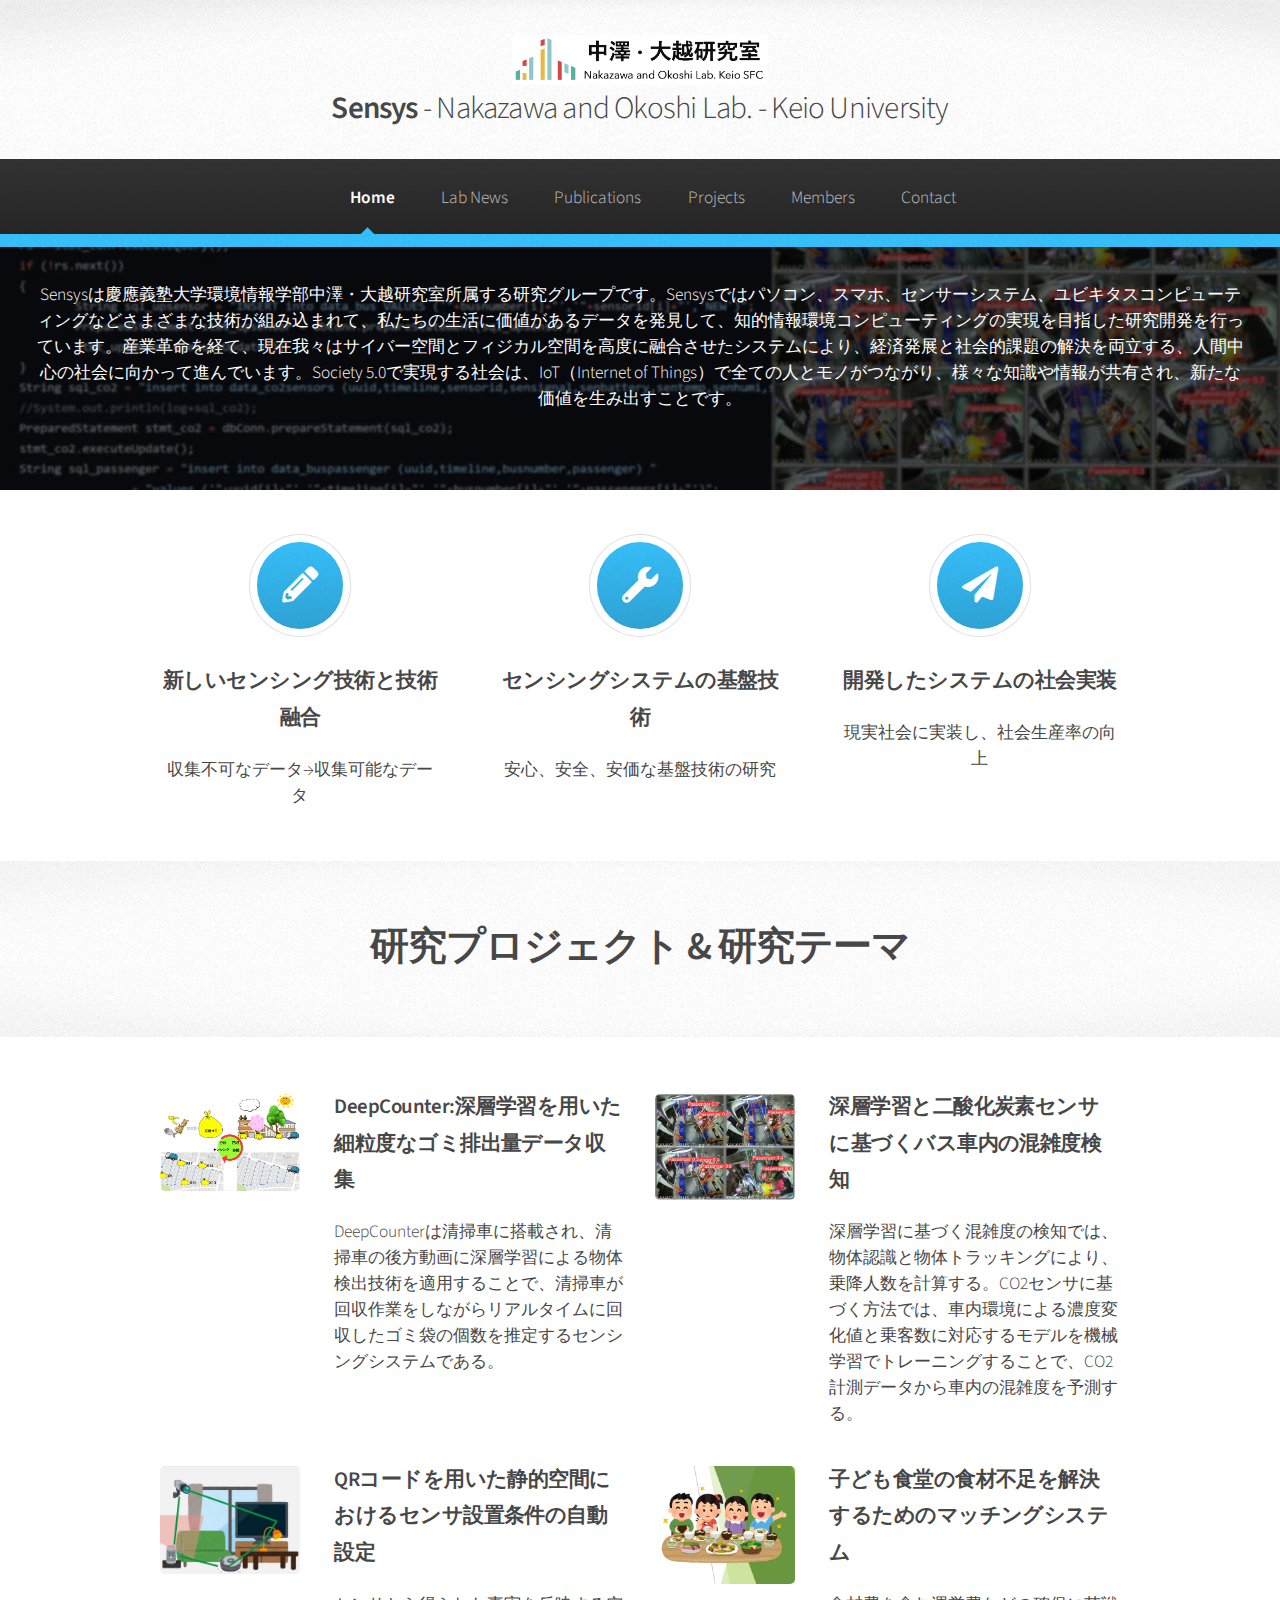
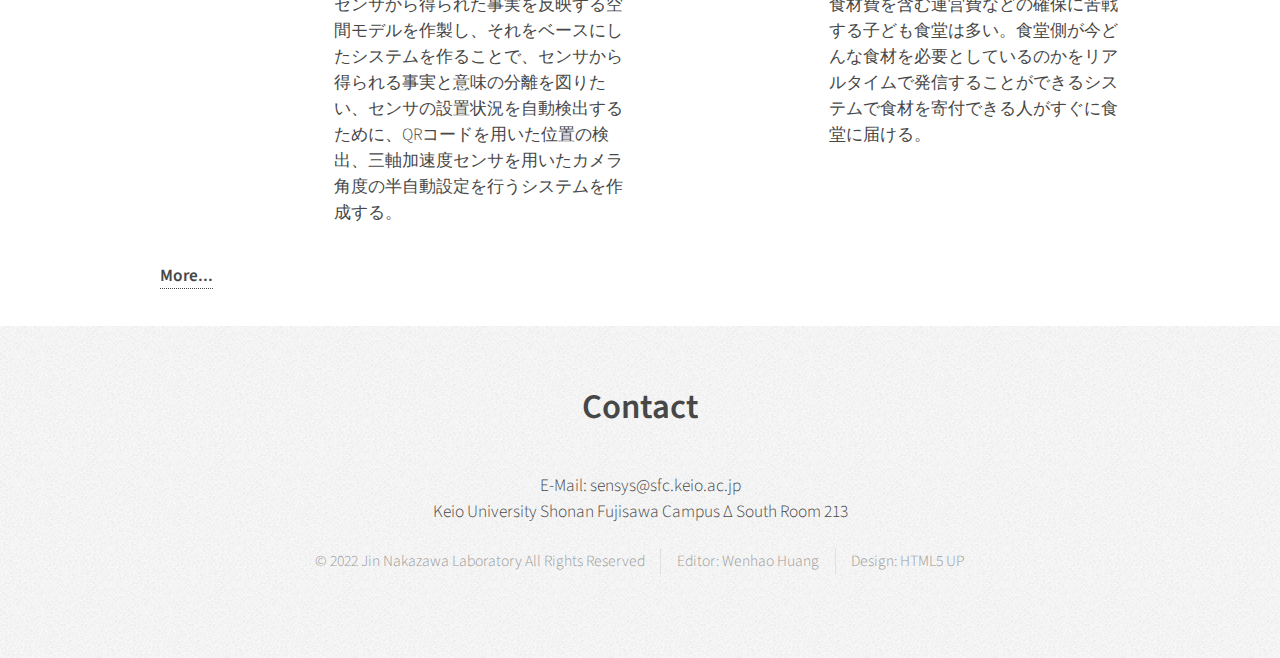
<file: index.html>
<!DOCTYPE HTML>
<html>
	<head>
		<title>Sensys  - Nakazawa & Okoshi Lab.</title>
		<meta charset="utf-8" />
		<meta name="viewport" content="width=device-width, initial-scale=1, user-scalable=no" />
		<link rel="stylesheet" href="assets/css/main.css" />
	</head>
	<body class="is-preload">
		<div id="page-wrapper">

			<!-- Header -->
				<div id="header">

					<!-- Logo -->
						<img style="width: 20%;" src="images/nkzalablogo.png" />
						<h1><a href="index.html" id="logo">Sensys <em> - Nakazawa and Okoshi Lab. - Keio University</em></a></h1>

					<!-- Nav -->
						<nav id="nav">
							<ul>
								<li class="current"><a href="index.html">Home</a></li>
								<li><a href="https://www.jn.sfc.keio.ac.jp/category/news/">Lab News</a></li>
								<li><a href="publications.html">Publications</a></li>
								<li><a href="projects.html">Projects</a></li>
								<li><a href="members.html">Members</a></li>
								<li><a href="contact.html">Contact</a></li>
							</ul>
						</nav>

				</div>

			<!-- Banner -->
				<section id="banner">
				<div>
					<p style="padding:2em; color: white;">
						Sensysは慶應義塾大学環境情報学部中澤・大越研究室所属する研究グループです。Sensysではパソコン、スマホ、センサーシステム、ユビキタスコンピューティングなどさまざまな技術が組み込まれて、私たちの生活に価値があるデータを発見して、知的情報環境コンピューティングの実現を目指した研究開発を行っています。産業革命を経て、現在我々はサイバー空間とフィジカル空間を高度に融合させたシステムにより、経済発展と社会的課題の解決を両立する、人間中心の社会に向かって進んでいます。Society 5.0で実現する社会は、IoT（Internet of Things）で全ての人とモノがつながり、様々な知識や情報が共有され、新たな価値を生み出すことです。
					</p>
				</div>
				</section>

			<!-- Highlights -->
				<section class="wrapper style1">
					<div class="container">
						<div class="row gtr-200">
							<section class="col-4 col-12-narrower">
								<div class="box highlight">
									<i class="icon solid major fa-pencil-alt"></i>
									<h3>新しいセンシング技術と技術融合</h3>
									<p>収集不可なデータ→収集可能なデータ</p>
								</div>
							</section>
							<section class="col-4 col-12-narrower">
								<div class="box highlight">
									<i class="icon solid major fa-wrench"></i>
									<h3>センシングシステムの基盤技術</h3>
									<p>安心、安全、安価な基盤技術の研究</p>
								</div>
							</section>
							<section class="col-4 col-12-narrower">
								<div class="box highlight">
									<i class="icon solid major fa-paper-plane"></i>
									<h3>開発したシステムの社会実装</h3>
									<p>現実社会に実装し、社会生産率の向上</p>
								</div>
							</section>
						</div>
					</div>
				</section>

			<!-- Gigantic Heading -->
				<section class="wrapper style2">
					<div class="container">
						<header class="major">
							<h2>研究プロジェクト&nbsp;&amp;&nbsp;研究テーマ</h2>
						</header>
					</div>
				</section>

			<!-- Posts -->
				<section class="wrapper style1">
					<div class="container">
						<div class="row">
							<section class="col-6 col-12-narrower">
								<div class="box post">
									<a href="#" class="image left"><img src="images/pj01.jpg" alt="" /></a>
									<div class="inner">
										<h3>DeepCounter:深層学習を用いた細粒度なゴミ排出量データ収集</h3>
										<p>DeepCounterは清掃車に搭載され、清掃車の後方動画に深層学習による物体検出技術を適用することで、清掃車が回収作業をしながらリアルタイムに回収したゴミ袋の個数を推定するセンシングシステムである。</p>
									</div>
								</div>
							</section>
							<section class="col-6 col-12-narrower">
								<div class="box post">
									<a href="#" class="image left"><img src="images/pj02.jpg" alt="" /></a>
									<div class="inner">
										<h3>深層学習と二酸化炭素センサに基づくバス車内の混雑度検知</h3>
										<p>深層学習に基づく混雑度の検知では、物体認識と物体トラッキングにより、乗降人数を計算する。CO2センサに基づく方法では、車内環境による濃度変化値と乗客数に対応するモデルを機械学習でトレーニングすることで、CO2計測データから車内の混雑度を予測する。</p>
									</div>
								</div>
							</section>
						</div>
						<div class="row">
							<section class="col-6 col-12-narrower">
								<div class="box post">
									<a href="#" class="image left"><img src="images/pj03.jpg" alt="" /></a>
									<div class="inner">
										<h3>QRコードを用いた静的空間におけるセンサ設置条件の自動設定</h3>
										<p>センサから得られた事実を反映する空間モデルを作製し、それをベースにしたシステムを作ることで、センサから得られる事実と意味の分離を図りたい、センサの設置状況を自動検出するために、QRコードを用いた位置の検出、三軸加速度センサを用いたカメラ角度の半自動設定を行うシステムを作成する。</p>
									</div>
								</div>
							</section>
							<section class="col-6 col-12-narrower">
								<div class="box post">
									<a href="#" class="image left"><img src="images/pj04.jpg" alt="" /></a>
									<div class="inner">
										<h3>子ども食堂の食材不足を解決するためのマッチングシステム</h3>
										<p>食材費を含む運営費などの確保に苦戦する子ども食堂は多い。食堂側が今どんな食材を必要としているのかをリアルタイムで発信することができるシステムで食材を寄付できる人がすぐに食堂に届ける。</p>
									</div>
								</div>
							</section>
						</div>
						<h1><a href="projects.html" style="text-align: center;">More...</a></h1>
					</div>
				</section>

			<!-- Footer -->
				<div id="footer">
					<div class="container">
						<h1 style="text-align: center; font-size: 2em;">Contact</h1>
						<p style="text-align: center; margin: 0;">E-Mail:  <span class="email-obfuscation"></span></p>
						<p style="text-align: center; margin: 0;">Keio University Shonan Fujisawa Campus Δ South Room 213</p>
					</div>

					<!-- Copyright -->
						<div class="copyright">
							<ul class="menu">
								<li>&copy; 2022 Jin Nakazawa Laboratory All Rights Reserved</li><li>Editor: Wenhao Huang</li><li>Design: HTML5 UP</li>
							</ul>
						</div>

				</div>

		</div>

		<!-- Scripts -->
			<script src="assets/js/jquery.min.js"></script>
			<script src="assets/js/jquery.dropotron.min.js"></script>
			<script src="assets/js/browser.min.js"></script>
			<script src="assets/js/breakpoints.min.js"></script>
			<script src="assets/js/util.js"></script>
			<script src="assets/js/main.js"></script>
			<script src="assets/js/email-obfuscation.js"></script>

	</body>
</html>
</file>
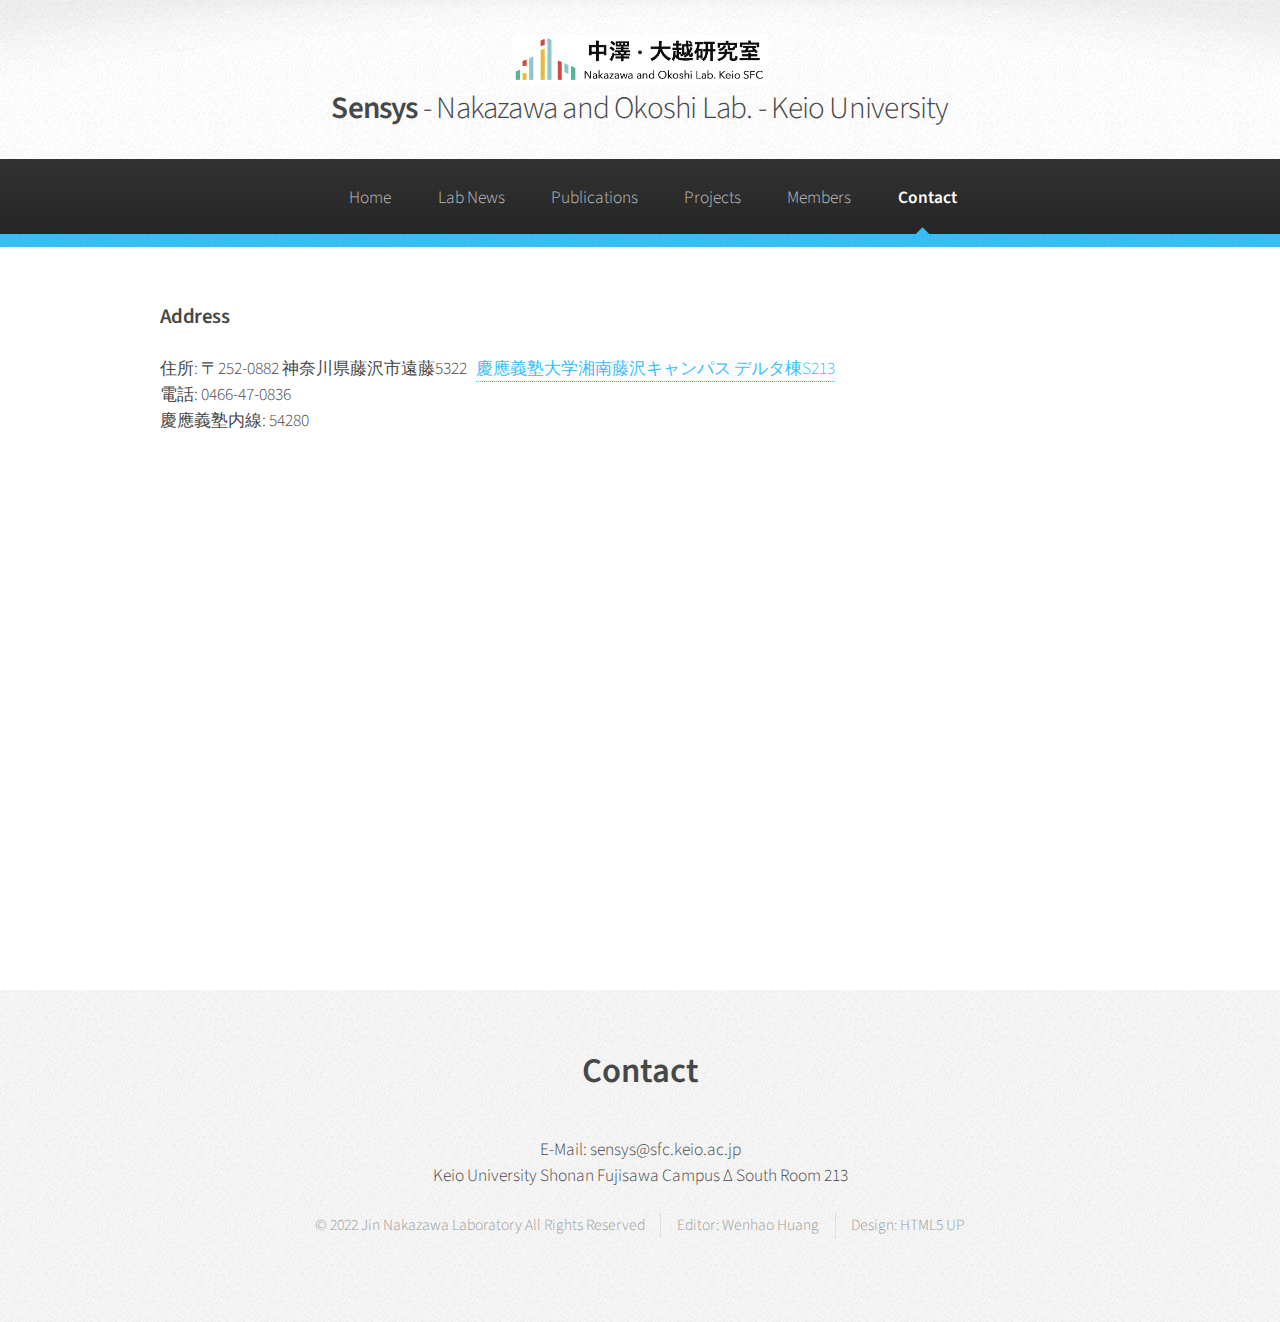
<file: contact.html>
<!DOCTYPE HTML>
<html>
	<head>
		<title>Contact - Sensys</title>
		<meta charset="utf-8" />
		<meta name="viewport" content="width=device-width, initial-scale=1, user-scalable=no" />
		<link rel="stylesheet" href="assets/css/main.css" />
	</head>
	<body class="is-preload">
		<div id="page-wrapper">

			<!-- Header -->
				<div id="header">

					<!-- Logo -->
					<img style="width: 20%;" src="images/nkzalablogo.png" />
					<h1><a href="index.html" id="logo">Sensys <em> - Nakazawa and Okoshi Lab. - Keio University</em></a></h1>

					<!-- Nav -->
					<nav id="nav">
						<ul>
							<li><a href="index.html">Home</a></li>
							<li><a href="https://www.jn.sfc.keio.ac.jp/category/news/">Lab News</a></li>
							<li><a href="publications.html">Publications</a></li>
							<li><a href="projects.html">Projects</a></li>
							<li><a href="members.html">Members</a></li>
							<li class="current"><a href="contact.html">Contact</a></li>
						</ul>
					</nav>

				</div>

			<!-- Main -->

			<section class="wrapper style1">
				<div class="container">
				<h3>Address</h3>
				<p>住所: 〒252-0882 神奈川県藤沢市遠藤5322&nbsp;&nbsp;&nbsp;<a href="https://www.sfc.keio.ac.jp/maps.html" target="_new">慶應義塾大学湘南藤沢キャンパス デルタ棟S213</a><br>
					電話: 0466-47-0836<br>
					慶應義塾内線: 54280</p>
				<p>&nbsp;</p>
				<p><iframe src="https://www.google.com/maps/embed?pb=!1m18!1m12!1m3!1d3252.6866795912697!2d139.42335981590097!3d35.388226253591434!2m3!1f0!2f0!3f0!3m2!1i1024!2i768!4f13.1!3m3!1m2!1s0x601853937b1c2bf7%3A0xd8c1a74b3dbc3c4e!2sDelta%20Building!5e0!3m2!1sen!2sjp!4v1577531590708!5m2!1sen!2sjp" width="600" height="400" frameborder="0" style="border:0;" allowfullscreen=""></iframe></p>

				<div id="comments" class="comments-area">


				</div><!-- #comments -->

				</div>
			</section>

			<!-- Footer -->
			<div id="footer">
				<div class="container">
					<h1 style="text-align: center; font-size: 2em;">Contact</h1>
					<p style="text-align: center; margin: 0;">E-Mail:  <span class="email-obfuscation"></span></p>
					<p style="text-align: center; margin: 0;">Keio University Shonan Fujisawa Campus Δ South Room 213</p>
				</div>

				<!-- Copyright -->
				<div class="copyright">
					<ul class="menu">
						<li>&copy; 2022 Jin Nakazawa Laboratory All Rights Reserved</li><li>Editor: Wenhao Huang</li><li>Design: HTML5 UP</li>
					</ul>
				</div>

			</div>

		</div>

		<!-- Scripts -->
			<script src="assets/js/jquery.min.js"></script>
			<script src="assets/js/jquery.dropotron.min.js"></script>
			<script src="assets/js/browser.min.js"></script>
			<script src="assets/js/breakpoints.min.js"></script>
			<script src="assets/js/util.js"></script>
			<script src="assets/js/main.js"></script>
			<script src="assets/js/email-obfuscation.js"></script>

	</body>
</html>
</file>
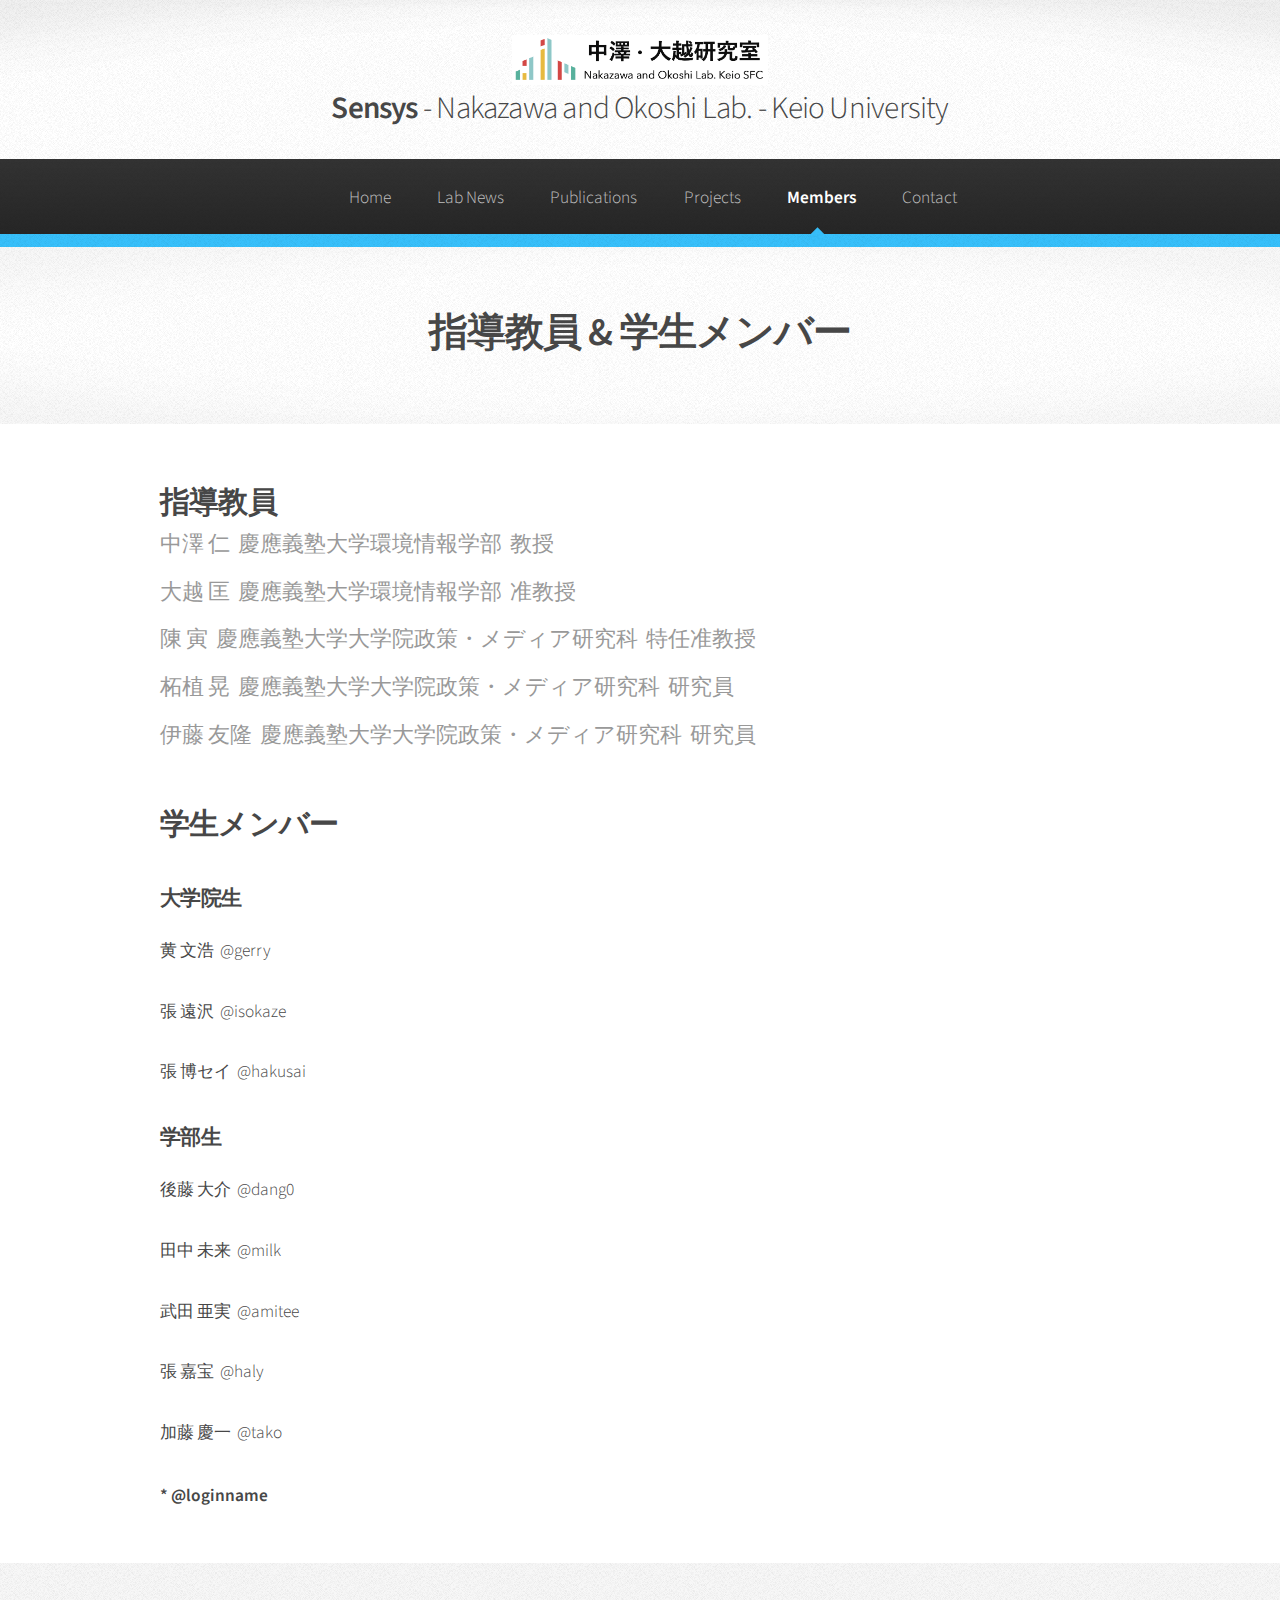
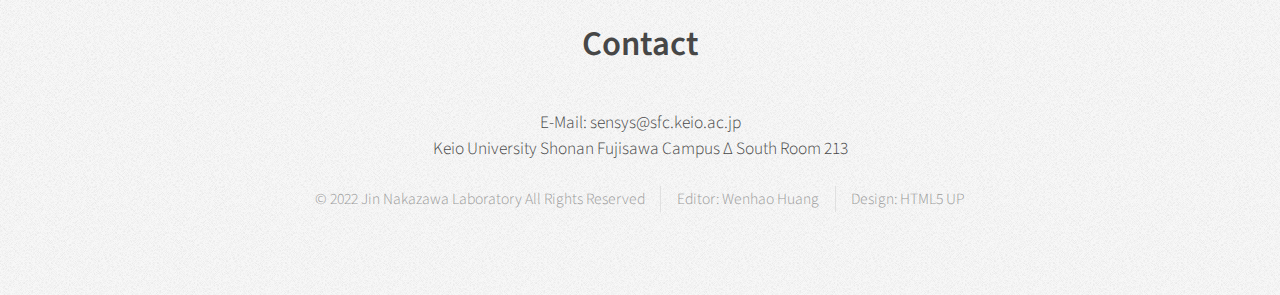
<file: members.html>
<!DOCTYPE HTML>
<html>
	<head>
		<title>Members - Sensys</title>
		<meta charset="utf-8" />
		<meta name="viewport" content="width=device-width, initial-scale=1, user-scalable=no" />
		<link rel="stylesheet" href="assets/css/main.css" />
	</head>
	<body class="is-preload">
		<div id="page-wrapper">

			<!-- Header -->
				<div id="header">

					<!-- Logo -->
					<img style="width: 20%;" src="images/nkzalablogo.png" />
					<h1><a href="index.html" id="logo">Sensys <em> - Nakazawa and Okoshi Lab. - Keio University</em></a></h1>

					<!-- Nav -->
					<nav id="nav">
						<ul>
							<li><a href="index.html">Home</a></li>
							<li><a href="https://www.jn.sfc.keio.ac.jp/category/news/">Lab News</a></li>
							<li><a href="publications.html">Publications</a></li>
							<li><a href="projects.html">Projects</a></li>
							<li class="current"><a href="members.html">Members</a></li>
							<li><a href="contact.html">Contact</a></li>
						</ul>
					</nav>

				</div>

			<!-- Main -->
			<!-- Gigantic Heading -->
			<section class="wrapper style2">
				<div class="container">
					<header class="major">
						<h2>指導教員&nbsp;&amp;&nbsp;学生メンバー</h2>
					</header>
				</div>
			</section>

		<!-- Posts -->
			<section class="wrapper style1">
				<div class="container">
					<div id="content">

						<!-- Content -->

						<article>
							<header>
								<h2>指導教員</h2>
								<p>中澤&nbsp;仁&nbsp;&nbsp;慶應義塾大学環境情報学部&nbsp;&nbsp;教授</p>
								<p>大越&nbsp;匡&nbsp;&nbsp;慶應義塾大学環境情報学部&nbsp;&nbsp;准教授</p>
								<p>陳&nbsp;寅&nbsp;&nbsp;慶應義塾大学大学院政策・メディア研究科&nbsp;&nbsp;特任准教授</p>
								<p>柘植&nbsp;晃&nbsp;&nbsp;慶應義塾大学大学院政策・メディア研究科&nbsp;&nbsp;研究員</p>
								<p>伊藤&nbsp;友隆&nbsp;&nbsp;慶應義塾大学大学院政策・メディア研究科&nbsp;&nbsp;研究員</p>
							</header>

							<h2>学生メンバー</h2>
							<h3>大学院生</h3>
							<p>黄&nbsp;文浩&nbsp;&nbsp;@gerry</p>
							<p>張&nbsp;遠沢&nbsp;&nbsp;@isokaze</p>
							<p>張&nbsp;博セイ&nbsp;&nbsp;@hakusai</p>

							<h3>学部生</h3>
							<p>後藤&nbsp;大介&nbsp;&nbsp;@dang0</p>
							<p>田中&nbsp;未来&nbsp;&nbsp;@milk</p>
							<p>武田&nbsp;亜実&nbsp;&nbsp;@amitee</p>
							<p>張&nbsp;嘉宝&nbsp;&nbsp;@haly</p>
							<p>加藤&nbsp;慶一&nbsp;&nbsp;@tako</p>


							<h5><p>*&nbsp;@loginname</p></h5>

						</article>

					</div>
				</div>
			</section>

		<!-- Footer -->
			<div id="footer">
				<div class="container">
					<h1 style="text-align: center; font-size: 2em;">Contact</h1>
					<p style="text-align: center; margin: 0;">E-Mail:  <span class="email-obfuscation"></span></p>
					<p style="text-align: center; margin: 0;">Keio University Shonan Fujisawa Campus Δ South Room 213</p>
				</div>

				<!-- Copyright -->
					<div class="copyright">
						<ul class="menu">
							<li>&copy; 2022 Jin Nakazawa Laboratory All Rights Reserved</li><li>Editor: Wenhao Huang</li><li>Design: HTML5 UP</li>
						</ul>
					</div>

			</div>

	</div>

		<!-- Scripts -->
			<script src="assets/js/jquery.min.js"></script>
			<script src="assets/js/jquery.dropotron.min.js"></script>
			<script src="assets/js/browser.min.js"></script>
			<script src="assets/js/breakpoints.min.js"></script>
			<script src="assets/js/util.js"></script>
			<script src="assets/js/main.js"></script>
			<script src="assets/js/email-obfuscation.js"></script>

	</body>
</html>
</file>
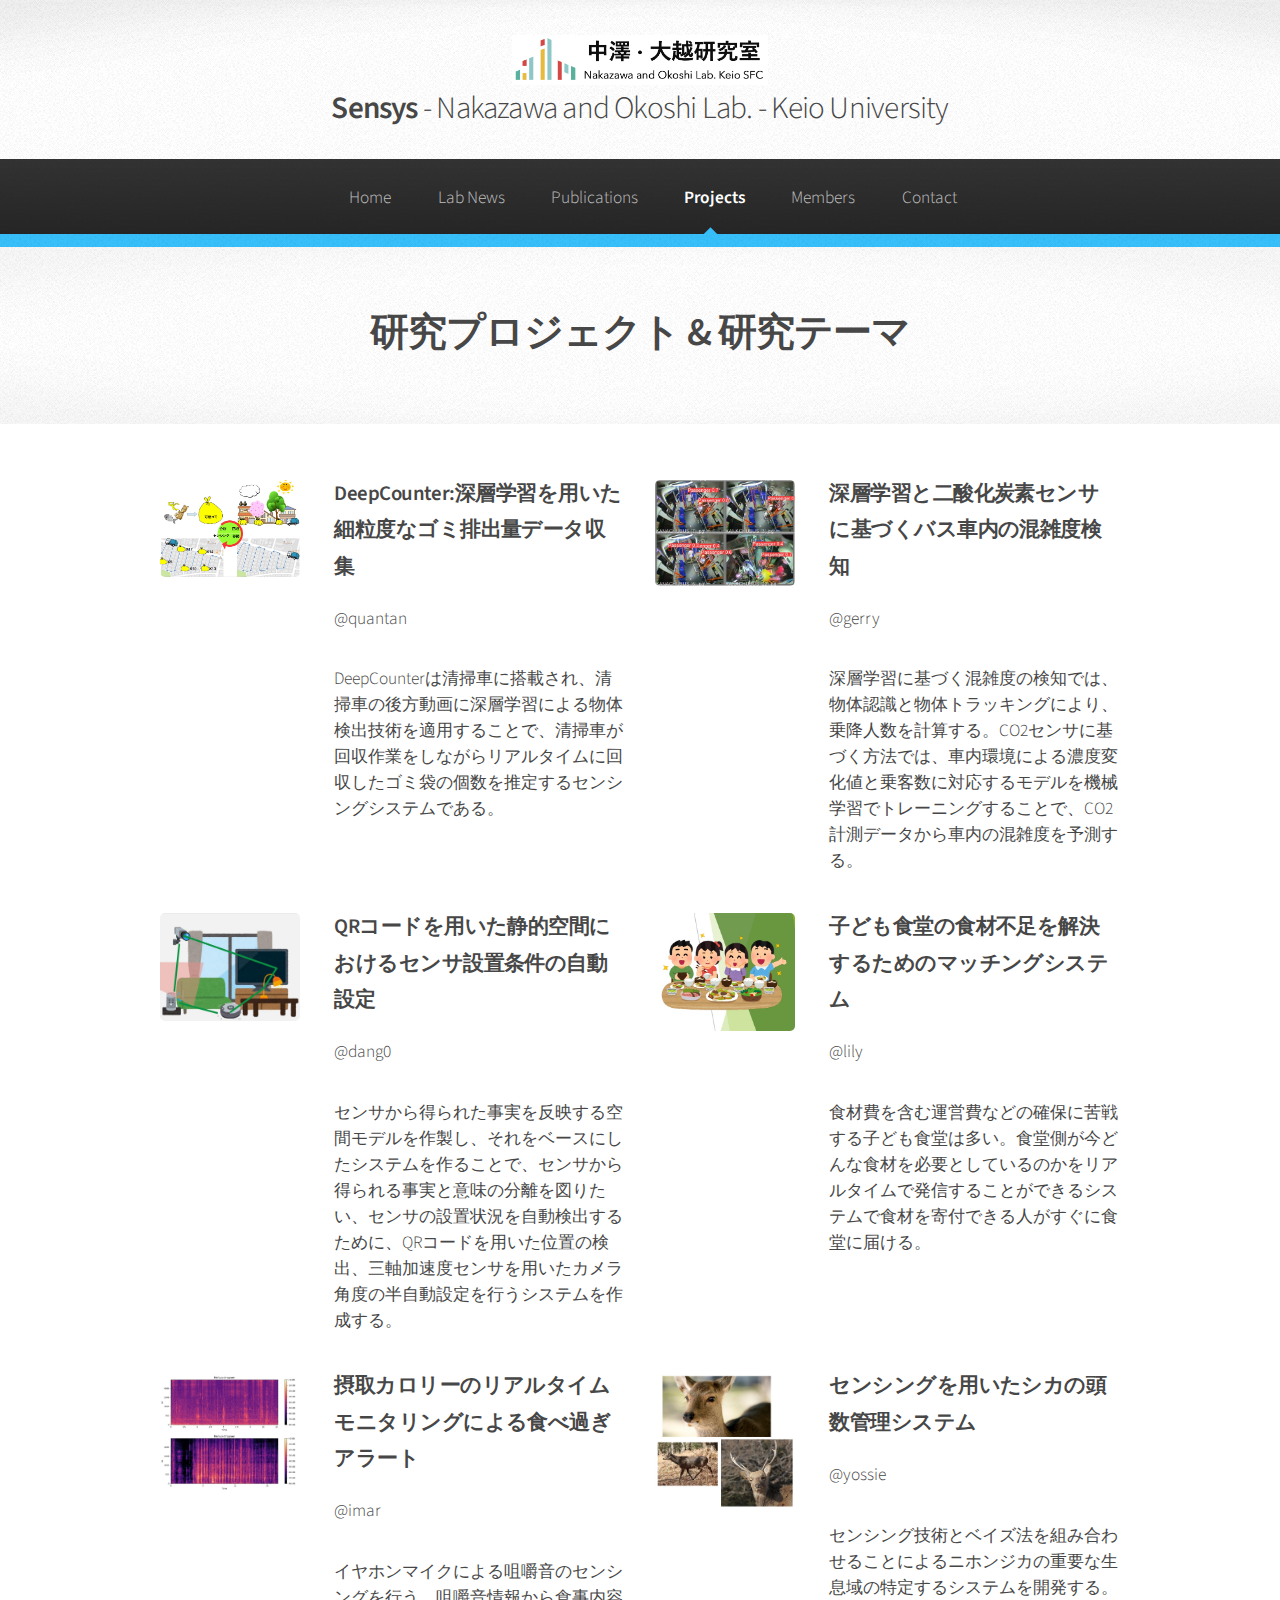
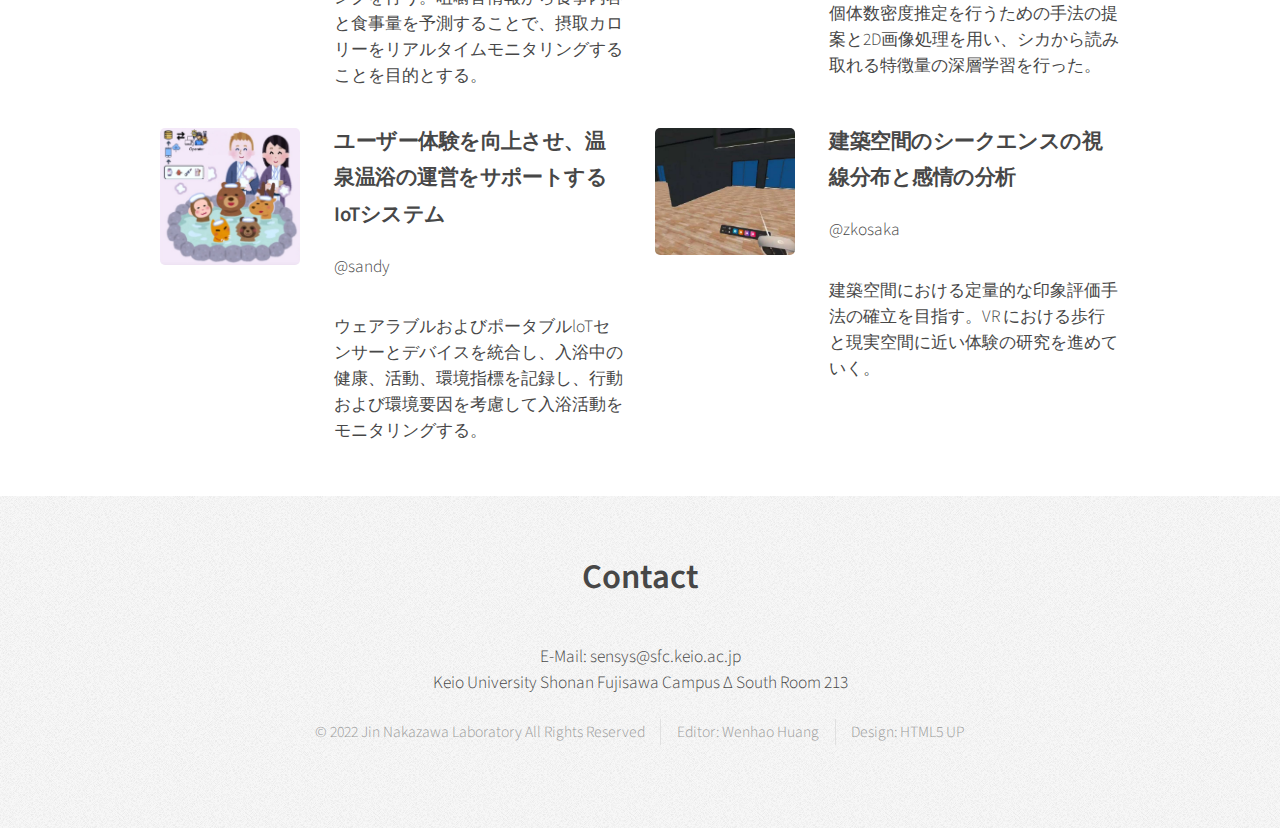
<file: projects.html>
<!DOCTYPE HTML>
<html>
	<head>
		<title>Projects - Sensys</title>
		<meta charset="utf-8" />
		<meta name="viewport" content="width=device-width, initial-scale=1, user-scalable=no" />
		<link rel="stylesheet" href="assets/css/main.css" />
	</head>
	<body class="is-preload">
		<div id="page-wrapper">

			<!-- Header -->
				<div id="header">

					<!-- Logo -->
					<img style="width: 20%;" src="images/nkzalablogo.png" />
					<h1><a href="index.html" id="logo">Sensys <em> - Nakazawa and Okoshi Lab. - Keio University</em></a></h1>

					<!-- Nav -->
					<nav id="nav">
						<ul>
							<li><a href="index.html">Home</a></li>
							<li><a href="https://www.jn.sfc.keio.ac.jp/category/news/">Lab News</a></li>
							<li><a href="publications.html">Publications</a></li>
							<li class="current"><a href="projects.html">Projects</a></li>
							<li><a href="members.html">Members</a></li>
							<li><a href="contact.html">Contact</a></li>
						</ul>
					</nav>

				</div>

			<!-- Main -->
			<!-- Gigantic Heading -->
			<section class="wrapper style2">
				<div class="container">
					<header class="major">
						<h2>研究プロジェクト&nbsp;&amp;&nbsp;研究テーマ</h2>
					</header>
				</div>
			</section>

		<!-- Posts -->
			<section class="wrapper style1">
				<div class="container">
					<div class="row">
						<section class="col-6 col-12-narrower">
							<div class="box post">
								<a href="#" class="image left"><img src="images/pj01.jpg" alt="" /></a>
								<div class="inner">
									<h3>DeepCounter:深層学習を用いた細粒度なゴミ排出量データ収集</h3>
									<p>@quantan</p>
									<p>DeepCounterは清掃車に搭載され、清掃車の後方動画に深層学習による物体検出技術を適用することで、清掃車が回収作業をしながらリアルタイムに回収したゴミ袋の個数を推定するセンシングシステムである。</p>
								</div>
							</div>
						</section>
						<section class="col-6 col-12-narrower">
							<div class="box post">
								<a href="#" class="image left"><img src="images/pj02.jpg" alt="" /></a>
								<div class="inner">
									<h3>深層学習と二酸化炭素センサに基づくバス車内の混雑度検知</h3>
									<p>@gerry</p>
									<p>深層学習に基づく混雑度の検知では、物体認識と物体トラッキングにより、乗降人数を計算する。CO2センサに基づく方法では、車内環境による濃度変化値と乗客数に対応するモデルを機械学習でトレーニングすることで、CO2計測データから車内の混雑度を予測する。</p>
								</div>
							</div>
						</section>
					</div>
					<div class="row">
						<section class="col-6 col-12-narrower">
							<div class="box post">
								<a href="#" class="image left"><img src="images/pj03.jpg" alt="" /></a>
								<div class="inner">
									<h3>QRコードを用いた静的空間におけるセンサ設置条件の自動設定</h3>
									<p>@dang0</p>
									<p>センサから得られた事実を反映する空間モデルを作製し、それをベースにしたシステムを作ることで、センサから得られる事実と意味の分離を図りたい、センサの設置状況を自動検出するために、QRコードを用いた位置の検出、三軸加速度センサを用いたカメラ角度の半自動設定を行うシステムを作成する。</p>
								</div>
							</div>
						</section>
						<section class="col-6 col-12-narrower">
							<div class="box post">
								<a href="#" class="image left"><img src="images/pj04.jpg" alt="" /></a>
								<div class="inner">
									<h3>子ども食堂の食材不足を解決するためのマッチングシステム</h3>
									<p>@lily</p>
									<p>食材費を含む運営費などの確保に苦戦する子ども食堂は多い。食堂側が今どんな食材を必要としているのかをリアルタイムで発信することができるシステムで食材を寄付できる人がすぐに食堂に届ける。</p>
								</div>
							</div>
						</section>
					</div>
					<div class="row">
						<section class="col-6 col-12-narrower">
							<div class="box post">
								<a href="#" class="image left"><img src="images/pj05.jpg" alt="" /></a>
								<div class="inner">
									<h3>摂取カロリーのリアルタイムモニタリングによる食べ過ぎアラート</h3>
									<p>@imar</p>
									<p>イヤホンマイクによる咀嚼音のセンシングを行う。咀嚼音情報から食事内容と食事量を予測することで、摂取カロリーをリアルタイムモニタリングすることを目的とする。</p>
								</div>
							</div>
						</section>
						<section class="col-6 col-12-narrower">
							<div class="box post">
								<a href="#" class="image left"><img src="images/pj06.jpg" alt="" /></a>
								<div class="inner">
									<h3>センシングを用いたシカの頭数管理システム</h3>
									<p>@yossie</p>
									<p>センシング技術とベイズ法を組み合わせることによるニホンジカの重要な生息域の特定するシステムを開発する。個体数密度推定を行うための手法の提案と2D画像処理を用い、シカから読み取れる特徴量の深層学習を行った。</p>
								</div>
							</div>
						</section>
					</div>
					<div class="row">
						<section class="col-6 col-12-narrower">
							<div class="box post">
								<a href="#" class="image left"><img src="images/pj07.jpg" alt="" /></a>
								<div class="inner">
									<h3>ユーザー体験を向上させ、温泉温浴の運営をサポートするIoTシステム</h3>
									<p>@sandy</p>
									<p>ウェアラブルおよびポータブルloTセンサーとデバイスを統合し、入浴中の健康、活動、環境指標を記録し、行動および環境要因を考慮して入浴活動をモニタリングする。</p>
								</div>
							</div>
						</section>
						<section class="col-6 col-12-narrower">
							<div class="box post">
								<a href="#" class="image left"><img src="images/pj08.jpg" alt="" /></a>
								<div class="inner">
									<h3>建築空間のシークエンスの視線分布と感情の分析</h3>
									<p>@zkosaka</p>
									<p>建築空間における定量的な印象評価手法の確立を目指す。VR における歩行と現実空間に近い体験の研究を進めていく。</p>
								</div>
							</div>
						</section>
					</div>
				</div>
			</section>

		<!-- Footer -->
			<div id="footer">
				<div class="container">
					<h1 style="text-align: center; font-size: 2em;">Contact</h1>
					<p style="text-align: center; margin: 0;">E-Mail:  <span class="email-obfuscation"></span></p>
					<p style="text-align: center; margin: 0;">Keio University Shonan Fujisawa Campus Δ South Room 213</p>
				</div>

				<!-- Copyright -->
					<div class="copyright">
						<ul class="menu">
							<li>&copy; 2022 Jin Nakazawa Laboratory All Rights Reserved</li><li>Editor: Wenhao Huang</li><li>Design: HTML5 UP</li>
						</ul>
					</div>

			</div>

	</div>

		<!-- Scripts -->
			<script src="assets/js/jquery.min.js"></script>
			<script src="assets/js/jquery.dropotron.min.js"></script>
			<script src="assets/js/browser.min.js"></script>
			<script src="assets/js/breakpoints.min.js"></script>
			<script src="assets/js/util.js"></script>
			<script src="assets/js/main.js"></script>
			<script src="assets/js/email-obfuscation.js"></script>

	</body>
</html>
</file>
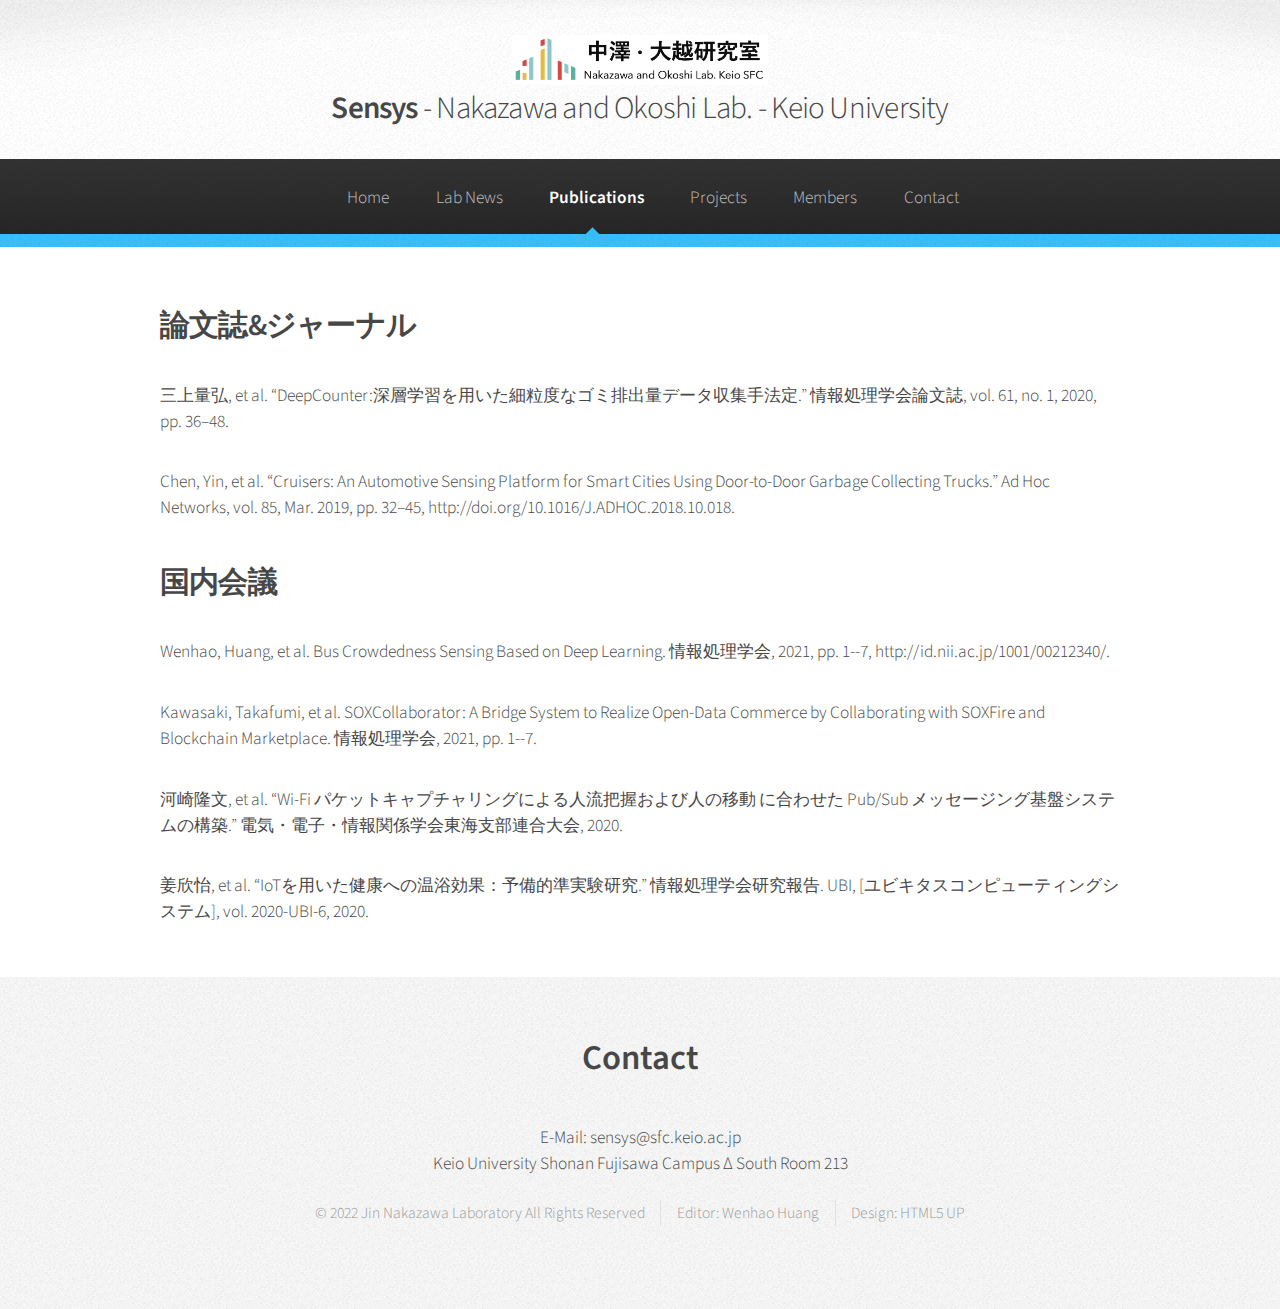
<file: publications.html>
<!DOCTYPE HTML>
<html>
	<head>
		<title>Publications - Sensys</title>
		<meta charset="utf-8" />
		<meta name="viewport" content="width=device-width, initial-scale=1, user-scalable=no" />
		<link rel="stylesheet" href="assets/css/main.css" />
	</head>
	<body class="is-preload">
		<div id="page-wrapper">

			<!-- Header -->
				<div id="header">

					<!-- Logo -->
					<img style="width: 20%;" src="images/nkzalablogo.png" />
					<h1><a href="index.html" id="logo">Sensys <em> - Nakazawa and Okoshi Lab. - Keio University</em></a></h1>

					<!-- Nav -->
					<nav id="nav">
						<ul>
							<li><a href="index.html">Home</a></li>
							<li><a href="https://www.jn.sfc.keio.ac.jp/category/news/">Lab News</a></li>
							<li class="current"><a href="publications.html">Publications</a></li>
							<li><a href="projects.html">Projects</a></li>
							<li><a href="members.html">Members</a></li>
							<li><a href="contact.html">Contact</a></li>
						</ul>
					</nav>

				</div>

			<!-- Main -->
			<section class="wrapper style1">
				<div class="container">
					<div id="content">

						<!-- Content -->

							<article>
								<h2>論文誌&amp;ジャーナル</h2>
								<p>三上量弘, et al. “DeepCounter:深層学習を用いた細粒度なゴミ排出量データ収集手法定.” 情報処理学会論文誌, vol. 61, no. 1, 2020, pp. 36–48.</p>
								<p>Chen, Yin, et al. “Cruisers: An Automotive Sensing Platform for Smart Cities Using Door-to-Door Garbage Collecting Trucks.” Ad Hoc Networks, vol. 85, Mar. 2019, pp. 32–45, http://doi.org/10.1016/J.ADHOC.2018.10.018.</p>
								<h2>国内会議</h2>
								<p>Wenhao, Huang, et al. Bus Crowdedness Sensing Based on Deep Learning. 情報処理学会, 2021, pp. 1--7, http://id.nii.ac.jp/1001/00212340/.</p>
								<p>Kawasaki, Takafumi, et al. SOXCollaborator: A Bridge System to Realize Open-Data Commerce by Collaborating with SOXFire and Blockchain Marketplace. 情報処理学会, 2021, pp. 1--7.</p>
								<p>河崎隆文, et al. “Wi-Fi パケットキャプチャリングによる人流把握および人の移動 に合わせた Pub/Sub メッセージング基盤システムの構築.” 電気・電子・情報関係学会東海支部連合大会, 2020.</p>
								<p>姜欣怡, et al. “IoTを用いた健康への温浴効果：予備的準実験研究.” 情報処理学会研究報告. UBI, [ユビキタスコンピューティングシステム], vol. 2020-UBI-6, 2020.</p>
							</article>

					</div>
				</div>
			</section>

		<!-- Footer -->
			<div id="footer">
				<div class="container">
					<h1 style="text-align: center; font-size: 2em;">Contact</h1>
					<p style="text-align: center; margin: 0;">E-Mail:  <span class="email-obfuscation"></span></p>
					<p style="text-align: center; margin: 0;">Keio University Shonan Fujisawa Campus Δ South Room 213</p>
				</div>

				<!-- Copyright -->
				<div class="copyright">
					<ul class="menu">
						<li>&copy; 2022 Jin Nakazawa Laboratory All Rights Reserved</li><li>Editor: Wenhao Huang</li><li>Design: HTML5 UP</li>
					</ul>
				</div>

			</div>

	</div>

		<!-- Scripts -->
			<script src="assets/js/jquery.min.js"></script>
			<script src="assets/js/jquery.dropotron.min.js"></script>
			<script src="assets/js/browser.min.js"></script>
			<script src="assets/js/breakpoints.min.js"></script>
			<script src="assets/js/util.js"></script>
			<script src="assets/js/main.js"></script>
			<script src="assets/js/email-obfuscation.js"></script>

	</body>
</html>
</file>
<file: assets/css/main.css>
@import url("fontawesome-all.min.css");
@import url("https://fonts.googleapis.com/css?family=Source+Sans+Pro:300,300italic,600,600italic");

/*
	Arcana by HTML5 UP
	html5up.net | @ajlkn
	Free for personal and commercial use under the CCA 3.0 license (html5up.net/license)
*/

html, body, div, span, applet, object,
iframe, h1, h2, h3, h4, h5, h6, p, blockquote,
pre, a, abbr, acronym, address, big, cite,
code, del, dfn, em, img, ins, kbd, q, s, samp,
small, strike, strong, sub, sup, tt, var, b,
u, i, center, dl, dt, dd, ol, ul, li, fieldset,
form, label, legend, table, caption, tbody,
tfoot, thead, tr, th, td, article, aside,
canvas, details, embed, figure, figcaption,
footer, header, hgroup, menu, nav, output, ruby,
section, summary, time, mark, audio, video {
	margin: 0;
	padding: 0;
	border: 0;
	font-size: 100%;
	font: inherit;
	vertical-align: baseline;}

article, aside, details, figcaption, figure,
footer, header, hgroup, menu, nav, section {
	display: block;}

body {
	line-height: 1;
}

ol, ul {
	list-style: none;
}

blockquote, q {
	quotes: none;
}

	blockquote:before, blockquote:after, q:before, q:after {
		content: '';
		content: none;
	}

table {
	border-collapse: collapse;
	border-spacing: 0;
}

body {
	-webkit-text-size-adjust: none;
}

mark {
	background-color: transparent;
	color: inherit;
}

input::-moz-focus-inner {
	border: 0;
	padding: 0;
}

input, select, textarea {
	-moz-appearance: none;
	-webkit-appearance: none;
	-ms-appearance: none;
	appearance: none;
}

/* Basic */

	html {
		box-sizing: border-box;
	}

	*, *:before, *:after {
		box-sizing: inherit;
	}

	body {
		background: #f7f7f7 url("images/bg01.png");
	}

		body.is-preload *, body.is-preload *:before, body.is-preload *:after {
			-moz-animation: none !important;
			-webkit-animation: none !important;
			-ms-animation: none !important;
			animation: none !important;
			-moz-transition: none !important;
			-webkit-transition: none !important;
			-ms-transition: none !important;
			transition: none !important;
		}

	body, input, select, textarea {
		color: #474747;
		font-family: 'Source Sans Pro', sans-serif;
		font-size: 16pt;
		font-weight: 300;
		line-height: 1.65em;
	}

	a {
		-moz-transition: color 0.2s ease-in-out, border-color 0.2s ease-in-out, opacity 0.2s ease-in-out;
		-webkit-transition: color 0.2s ease-in-out, border-color 0.2s ease-in-out, opacity 0.2s ease-in-out;
		-ms-transition: color 0.2s ease-in-out, border-color 0.2s ease-in-out, opacity 0.2s ease-in-out;
		transition: color 0.2s ease-in-out, border-color 0.2s ease-in-out, opacity 0.2s ease-in-out;
		color: #37c0fb;
		text-decoration: none;
		border-bottom: dotted 1px;
	}

		a:hover {
			color: #37c0fb;
			border-bottom-color: transparent;
		}

	strong, b {
		font-weight: 600;
	}

	em, i {
		font-style: italic;
	}

	p, ul, ol, dl, table, blockquote {
		margin: 0 0 2em 0;
	}

	h1, h2, h3, h4, h5, h6 {
		color: inherit;
		font-weight: 600;
		line-height: 1.75em;
		margin-bottom: 1em;
	}

		h1 a, h2 a, h3 a, h4 a, h5 a, h6 a {
			color: inherit;
			text-decoration: none;
		}

		h1 em, h2 em, h3 em, h4 em, h5 em, h6 em {
			font-style: normal;
			font-weight: 300;
		}

	h2 {
		font-size: 1.75em;
		letter-spacing: -0.025em;
	}

	h3 {
		font-size: 1.2em;
		letter-spacing: -0.025em;
	}

	sub {
		font-size: 0.8em;
		position: relative;
		top: 0.5em;
	}

	sup {
		font-size: 0.8em;
		position: relative;
		top: -0.5em;
	}

	hr {
		border-top: solid 1px #e0e0e0;
		border: 0;
		margin-bottom: 1.5em;
	}

	blockquote {
		border-left: solid 0.5em #e0e0e0;
		font-style: italic;
		padding: 1em 0 1em 2em;
	}

/* Container */

	.container {
		margin: 0 auto;
		max-width: 100%;
		width: 1400px;
	}

		@media screen and (max-width: 1680px) {

			.container {
				width: 1200px;
			}

		}

		@media screen and (max-width: 1280px) {

			.container {
				width: 960px;
			}

		}

		@media screen and (max-width: 980px) {

			.container {
				width: 95%;
			}

		}

		@media screen and (max-width: 840px) {

			.container {
				width: 95%;
			}

		}

		@media screen and (max-width: 736px) {

			.container {
				width: 90%;
			}

		}

		@media screen and (max-width: 480px) {

			.container {
				width: 100%;
			}

		}

/* Row */

	.row {
		display: flex;
		flex-wrap: wrap;
		box-sizing: border-box;
		align-items: stretch;
	}

		.row > * {
			box-sizing: border-box;
		}

		.row.gtr-uniform > * > :last-child {
			margin-bottom: 0;
		}

		.row.aln-left {
			justify-content: flex-start;
		}

		.row.aln-center {
			justify-content: center;
		}

		.row.aln-right {
			justify-content: flex-end;
		}

		.row.aln-top {
			align-items: flex-start;
		}

		.row.aln-middle {
			align-items: center;
		}

		.row.aln-bottom {
			align-items: flex-end;
		}

		.row > .imp {
			order: -1;
		}

		.row > .col-1 {
			width: 8.33333%;
		}

		.row > .off-1 {
			margin-left: 8.33333%;
		}

		.row > .col-2 {
			width: 16.66667%;
		}

		.row > .off-2 {
			margin-left: 16.66667%;
		}

		.row > .col-3 {
			width: 25%;
		}

		.row > .off-3 {
			margin-left: 25%;
		}

		.row > .col-4 {
			width: 33.33333%;
		}

		.row > .off-4 {
			margin-left: 33.33333%;
		}

		.row > .col-5 {
			width: 41.66667%;
		}

		.row > .off-5 {
			margin-left: 41.66667%;
		}

		.row > .col-6 {
			width: 50%;
		}

		.row > .off-6 {
			margin-left: 50%;
		}

		.row > .col-7 {
			width: 58.33333%;
		}

		.row > .off-7 {
			margin-left: 58.33333%;
		}

		.row > .col-8 {
			width: 66.66667%;
		}

		.row > .off-8 {
			margin-left: 66.66667%;
		}

		.row > .col-9 {
			width: 75%;
		}

		.row > .off-9 {
			margin-left: 75%;
		}

		.row > .col-10 {
			width: 83.33333%;
		}

		.row > .off-10 {
			margin-left: 83.33333%;
		}

		.row > .col-11 {
			width: 91.66667%;
		}

		.row > .off-11 {
			margin-left: 91.66667%;
		}

		.row > .col-12 {
			width: 100%;
		}

		.row > .off-12 {
			margin-left: 100%;
		}

		.row.gtr-0 {
			margin-top: 0px;
			margin-left: 0px;
		}

			.row.gtr-0 > * {
				padding: 0px 0 0 0px;
			}

			.row.gtr-0.gtr-uniform {
				margin-top: 0px;
			}

				.row.gtr-0.gtr-uniform > * {
					padding-top: 0px;
				}

		.row.gtr-25 {
			margin-top: -12.5px;
			margin-left: -12.5px;
		}

			.row.gtr-25 > * {
				padding: 12.5px 0 0 12.5px;
			}

			.row.gtr-25.gtr-uniform {
				margin-top: -12.5px;
			}

				.row.gtr-25.gtr-uniform > * {
					padding-top: 12.5px;
				}

		.row.gtr-50 {
			margin-top: -25px;
			margin-left: -25px;
		}

			.row.gtr-50 > * {
				padding: 25px 0 0 25px;
			}

			.row.gtr-50.gtr-uniform {
				margin-top: -25px;
			}

				.row.gtr-50.gtr-uniform > * {
					padding-top: 25px;
				}

		.row {
			margin-top: -50px;
			margin-left: -50px;
		}

			.row > * {
				padding: 50px 0 0 50px;
			}

			.row.gtr-uniform {
				margin-top: -50px;
			}

				.row.gtr-uniform > * {
					padding-top: 50px;
				}

		.row.gtr-150 {
			margin-top: -75px;
			margin-left: -75px;
		}

			.row.gtr-150 > * {
				padding: 75px 0 0 75px;
			}

			.row.gtr-150.gtr-uniform {
				margin-top: -75px;
			}

				.row.gtr-150.gtr-uniform > * {
					padding-top: 75px;
				}

		.row.gtr-200 {
			margin-top: -100px;
			margin-left: -100px;
		}

			.row.gtr-200 > * {
				padding: 100px 0 0 100px;
			}

			.row.gtr-200.gtr-uniform {
				margin-top: -100px;
			}

				.row.gtr-200.gtr-uniform > * {
					padding-top: 100px;
				}

		@media screen and (max-width: 1680px) {

			.row {
				display: flex;
				flex-wrap: wrap;
				box-sizing: border-box;
				align-items: stretch;
			}

				.row > * {
					box-sizing: border-box;
				}

				.row.gtr-uniform > * > :last-child {
					margin-bottom: 0;
				}

				.row.aln-left {
					justify-content: flex-start;
				}

				.row.aln-center {
					justify-content: center;
				}

				.row.aln-right {
					justify-content: flex-end;
				}

				.row.aln-top {
					align-items: flex-start;
				}

				.row.aln-middle {
					align-items: center;
				}

				.row.aln-bottom {
					align-items: flex-end;
				}

				.row > .imp-wide {
					order: -1;
				}

				.row > .col-1-wide {
					width: 8.33333%;
				}

				.row > .off-1-wide {
					margin-left: 8.33333%;
				}

				.row > .col-2-wide {
					width: 16.66667%;
				}

				.row > .off-2-wide {
					margin-left: 16.66667%;
				}

				.row > .col-3-wide {
					width: 25%;
				}

				.row > .off-3-wide {
					margin-left: 25%;
				}

				.row > .col-4-wide {
					width: 33.33333%;
				}

				.row > .off-4-wide {
					margin-left: 33.33333%;
				}

				.row > .col-5-wide {
					width: 41.66667%;
				}

				.row > .off-5-wide {
					margin-left: 41.66667%;
				}

				.row > .col-6-wide {
					width: 50%;
				}

				.row > .off-6-wide {
					margin-left: 50%;
				}

				.row > .col-7-wide {
					width: 58.33333%;
				}

				.row > .off-7-wide {
					margin-left: 58.33333%;
				}

				.row > .col-8-wide {
					width: 66.66667%;
				}

				.row > .off-8-wide {
					margin-left: 66.66667%;
				}

				.row > .col-9-wide {
					width: 75%;
				}

				.row > .off-9-wide {
					margin-left: 75%;
				}

				.row > .col-10-wide {
					width: 83.33333%;
				}

				.row > .off-10-wide {
					margin-left: 83.33333%;
				}

				.row > .col-11-wide {
					width: 91.66667%;
				}

				.row > .off-11-wide {
					margin-left: 91.66667%;
				}

				.row > .col-12-wide {
					width: 100%;
				}

				.row > .off-12-wide {
					margin-left: 100%;
				}

				.row.gtr-0 {
					margin-top: 0px;
					margin-left: 0px;
				}

					.row.gtr-0 > * {
						padding: 0px 0 0 0px;
					}

					.row.gtr-0.gtr-uniform {
						margin-top: 0px;
					}

						.row.gtr-0.gtr-uniform > * {
							padding-top: 0px;
						}

				.row.gtr-25 {
					margin-top: -10px;
					margin-left: -10px;
				}

					.row.gtr-25 > * {
						padding: 10px 0 0 10px;
					}

					.row.gtr-25.gtr-uniform {
						margin-top: -10px;
					}

						.row.gtr-25.gtr-uniform > * {
							padding-top: 10px;
						}

				.row.gtr-50 {
					margin-top: -20px;
					margin-left: -20px;
				}

					.row.gtr-50 > * {
						padding: 20px 0 0 20px;
					}

					.row.gtr-50.gtr-uniform {
						margin-top: -20px;
					}

						.row.gtr-50.gtr-uniform > * {
							padding-top: 20px;
						}

				.row {
					margin-top: -40px;
					margin-left: -40px;
				}

					.row > * {
						padding: 40px 0 0 40px;
					}

					.row.gtr-uniform {
						margin-top: -40px;
					}

						.row.gtr-uniform > * {
							padding-top: 40px;
						}

				.row.gtr-150 {
					margin-top: -60px;
					margin-left: -60px;
				}

					.row.gtr-150 > * {
						padding: 60px 0 0 60px;
					}

					.row.gtr-150.gtr-uniform {
						margin-top: -60px;
					}

						.row.gtr-150.gtr-uniform > * {
							padding-top: 60px;
						}

				.row.gtr-200 {
					margin-top: -80px;
					margin-left: -80px;
				}

					.row.gtr-200 > * {
						padding: 80px 0 0 80px;
					}

					.row.gtr-200.gtr-uniform {
						margin-top: -80px;
					}

						.row.gtr-200.gtr-uniform > * {
							padding-top: 80px;
						}

		}

		@media screen and (max-width: 1280px) {

			.row {
				display: flex;
				flex-wrap: wrap;
				box-sizing: border-box;
				align-items: stretch;
			}

				.row > * {
					box-sizing: border-box;
				}

				.row.gtr-uniform > * > :last-child {
					margin-bottom: 0;
				}

				.row.aln-left {
					justify-content: flex-start;
				}

				.row.aln-center {
					justify-content: center;
				}

				.row.aln-right {
					justify-content: flex-end;
				}

				.row.aln-top {
					align-items: flex-start;
				}

				.row.aln-middle {
					align-items: center;
				}

				.row.aln-bottom {
					align-items: flex-end;
				}

				.row > .imp-normal {
					order: -1;
				}

				.row > .col-1-normal {
					width: 8.33333%;
				}

				.row > .off-1-normal {
					margin-left: 8.33333%;
				}

				.row > .col-2-normal {
					width: 16.66667%;
				}

				.row > .off-2-normal {
					margin-left: 16.66667%;
				}

				.row > .col-3-normal {
					width: 25%;
				}

				.row > .off-3-normal {
					margin-left: 25%;
				}

				.row > .col-4-normal {
					width: 33.33333%;
				}

				.row > .off-4-normal {
					margin-left: 33.33333%;
				}

				.row > .col-5-normal {
					width: 41.66667%;
				}

				.row > .off-5-normal {
					margin-left: 41.66667%;
				}

				.row > .col-6-normal {
					width: 50%;
				}

				.row > .off-6-normal {
					margin-left: 50%;
				}

				.row > .col-7-normal {
					width: 58.33333%;
				}

				.row > .off-7-normal {
					margin-left: 58.33333%;
				}

				.row > .col-8-normal {
					width: 66.66667%;
				}

				.row > .off-8-normal {
					margin-left: 66.66667%;
				}

				.row > .col-9-normal {
					width: 75%;
				}

				.row > .off-9-normal {
					margin-left: 75%;
				}

				.row > .col-10-normal {
					width: 83.33333%;
				}

				.row > .off-10-normal {
					margin-left: 83.33333%;
				}

				.row > .col-11-normal {
					width: 91.66667%;
				}

				.row > .off-11-normal {
					margin-left: 91.66667%;
				}

				.row > .col-12-normal {
					width: 100%;
				}

				.row > .off-12-normal {
					margin-left: 100%;
				}

				.row.gtr-0 {
					margin-top: 0px;
					margin-left: 0px;
				}

					.row.gtr-0 > * {
						padding: 0px 0 0 0px;
					}

					.row.gtr-0.gtr-uniform {
						margin-top: 0px;
					}

						.row.gtr-0.gtr-uniform > * {
							padding-top: 0px;
						}

				.row.gtr-25 {
					margin-top: -7.5px;
					margin-left: -7.5px;
				}

					.row.gtr-25 > * {
						padding: 7.5px 0 0 7.5px;
					}

					.row.gtr-25.gtr-uniform {
						margin-top: -7.5px;
					}

						.row.gtr-25.gtr-uniform > * {
							padding-top: 7.5px;
						}

				.row.gtr-50 {
					margin-top: -15px;
					margin-left: -15px;
				}

					.row.gtr-50 > * {
						padding: 15px 0 0 15px;
					}

					.row.gtr-50.gtr-uniform {
						margin-top: -15px;
					}

						.row.gtr-50.gtr-uniform > * {
							padding-top: 15px;
						}

				.row {
					margin-top: -30px;
					margin-left: -30px;
				}

					.row > * {
						padding: 30px 0 0 30px;
					}

					.row.gtr-uniform {
						margin-top: -30px;
					}

						.row.gtr-uniform > * {
							padding-top: 30px;
						}

				.row.gtr-150 {
					margin-top: -45px;
					margin-left: -45px;
				}

					.row.gtr-150 > * {
						padding: 45px 0 0 45px;
					}

					.row.gtr-150.gtr-uniform {
						margin-top: -45px;
					}

						.row.gtr-150.gtr-uniform > * {
							padding-top: 45px;
						}

				.row.gtr-200 {
					margin-top: -60px;
					margin-left: -60px;
				}

					.row.gtr-200 > * {
						padding: 60px 0 0 60px;
					}

					.row.gtr-200.gtr-uniform {
						margin-top: -60px;
					}

						.row.gtr-200.gtr-uniform > * {
							padding-top: 60px;
						}

		}

		@media screen and (max-width: 980px) {

			.row {
				display: flex;
				flex-wrap: wrap;
				box-sizing: border-box;
				align-items: stretch;
			}

				.row > * {
					box-sizing: border-box;
				}

				.row.gtr-uniform > * > :last-child {
					margin-bottom: 0;
				}

				.row.aln-left {
					justify-content: flex-start;
				}

				.row.aln-center {
					justify-content: center;
				}

				.row.aln-right {
					justify-content: flex-end;
				}

				.row.aln-top {
					align-items: flex-start;
				}

				.row.aln-middle {
					align-items: center;
				}

				.row.aln-bottom {
					align-items: flex-end;
				}

				.row > .imp-narrow {
					order: -1;
				}

				.row > .col-1-narrow {
					width: 8.33333%;
				}

				.row > .off-1-narrow {
					margin-left: 8.33333%;
				}

				.row > .col-2-narrow {
					width: 16.66667%;
				}

				.row > .off-2-narrow {
					margin-left: 16.66667%;
				}

				.row > .col-3-narrow {
					width: 25%;
				}

				.row > .off-3-narrow {
					margin-left: 25%;
				}

				.row > .col-4-narrow {
					width: 33.33333%;
				}

				.row > .off-4-narrow {
					margin-left: 33.33333%;
				}

				.row > .col-5-narrow {
					width: 41.66667%;
				}

				.row > .off-5-narrow {
					margin-left: 41.66667%;
				}

				.row > .col-6-narrow {
					width: 50%;
				}

				.row > .off-6-narrow {
					margin-left: 50%;
				}

				.row > .col-7-narrow {
					width: 58.33333%;
				}

				.row > .off-7-narrow {
					margin-left: 58.33333%;
				}

				.row > .col-8-narrow {
					width: 66.66667%;
				}

				.row > .off-8-narrow {
					margin-left: 66.66667%;
				}

				.row > .col-9-narrow {
					width: 75%;
				}

				.row > .off-9-narrow {
					margin-left: 75%;
				}

				.row > .col-10-narrow {
					width: 83.33333%;
				}

				.row > .off-10-narrow {
					margin-left: 83.33333%;
				}

				.row > .col-11-narrow {
					width: 91.66667%;
				}

				.row > .off-11-narrow {
					margin-left: 91.66667%;
				}

				.row > .col-12-narrow {
					width: 100%;
				}

				.row > .off-12-narrow {
					margin-left: 100%;
				}

				.row.gtr-0 {
					margin-top: 0px;
					margin-left: 0px;
				}

					.row.gtr-0 > * {
						padding: 0px 0 0 0px;
					}

					.row.gtr-0.gtr-uniform {
						margin-top: 0px;
					}

						.row.gtr-0.gtr-uniform > * {
							padding-top: 0px;
						}

				.row.gtr-25 {
					margin-top: -7.5px;
					margin-left: -7.5px;
				}

					.row.gtr-25 > * {
						padding: 7.5px 0 0 7.5px;
					}

					.row.gtr-25.gtr-uniform {
						margin-top: -7.5px;
					}

						.row.gtr-25.gtr-uniform > * {
							padding-top: 7.5px;
						}

				.row.gtr-50 {
					margin-top: -15px;
					margin-left: -15px;
				}

					.row.gtr-50 > * {
						padding: 15px 0 0 15px;
					}

					.row.gtr-50.gtr-uniform {
						margin-top: -15px;
					}

						.row.gtr-50.gtr-uniform > * {
							padding-top: 15px;
						}

				.row {
					margin-top: -30px;
					margin-left: -30px;
				}

					.row > * {
						padding: 30px 0 0 30px;
					}

					.row.gtr-uniform {
						margin-top: -30px;
					}

						.row.gtr-uniform > * {
							padding-top: 30px;
						}

				.row.gtr-150 {
					margin-top: -45px;
					margin-left: -45px;
				}

					.row.gtr-150 > * {
						padding: 45px 0 0 45px;
					}

					.row.gtr-150.gtr-uniform {
						margin-top: -45px;
					}

						.row.gtr-150.gtr-uniform > * {
							padding-top: 45px;
						}

				.row.gtr-200 {
					margin-top: -60px;
					margin-left: -60px;
				}

					.row.gtr-200 > * {
						padding: 60px 0 0 60px;
					}

					.row.gtr-200.gtr-uniform {
						margin-top: -60px;
					}

						.row.gtr-200.gtr-uniform > * {
							padding-top: 60px;
						}

		}

		@media screen and (max-width: 840px) {

			.row {
				display: flex;
				flex-wrap: wrap;
				box-sizing: border-box;
				align-items: stretch;
			}

				.row > * {
					box-sizing: border-box;
				}

				.row.gtr-uniform > * > :last-child {
					margin-bottom: 0;
				}

				.row.aln-left {
					justify-content: flex-start;
				}

				.row.aln-center {
					justify-content: center;
				}

				.row.aln-right {
					justify-content: flex-end;
				}

				.row.aln-top {
					align-items: flex-start;
				}

				.row.aln-middle {
					align-items: center;
				}

				.row.aln-bottom {
					align-items: flex-end;
				}

				.row > .imp-narrower {
					order: -1;
				}

				.row > .col-1-narrower {
					width: 8.33333%;
				}

				.row > .off-1-narrower {
					margin-left: 8.33333%;
				}

				.row > .col-2-narrower {
					width: 16.66667%;
				}

				.row > .off-2-narrower {
					margin-left: 16.66667%;
				}

				.row > .col-3-narrower {
					width: 25%;
				}

				.row > .off-3-narrower {
					margin-left: 25%;
				}

				.row > .col-4-narrower {
					width: 33.33333%;
				}

				.row > .off-4-narrower {
					margin-left: 33.33333%;
				}

				.row > .col-5-narrower {
					width: 41.66667%;
				}

				.row > .off-5-narrower {
					margin-left: 41.66667%;
				}

				.row > .col-6-narrower {
					width: 50%;
				}

				.row > .off-6-narrower {
					margin-left: 50%;
				}

				.row > .col-7-narrower {
					width: 58.33333%;
				}

				.row > .off-7-narrower {
					margin-left: 58.33333%;
				}

				.row > .col-8-narrower {
					width: 66.66667%;
				}

				.row > .off-8-narrower {
					margin-left: 66.66667%;
				}

				.row > .col-9-narrower {
					width: 75%;
				}

				.row > .off-9-narrower {
					margin-left: 75%;
				}

				.row > .col-10-narrower {
					width: 83.33333%;
				}

				.row > .off-10-narrower {
					margin-left: 83.33333%;
				}

				.row > .col-11-narrower {
					width: 91.66667%;
				}

				.row > .off-11-narrower {
					margin-left: 91.66667%;
				}

				.row > .col-12-narrower {
					width: 100%;
				}

				.row > .off-12-narrower {
					margin-left: 100%;
				}

				.row.gtr-0 {
					margin-top: 0px;
					margin-left: 0px;
				}

					.row.gtr-0 > * {
						padding: 0px 0 0 0px;
					}

					.row.gtr-0.gtr-uniform {
						margin-top: 0px;
					}

						.row.gtr-0.gtr-uniform > * {
							padding-top: 0px;
						}

				.row.gtr-25 {
					margin-top: -7.5px;
					margin-left: -7.5px;
				}

					.row.gtr-25 > * {
						padding: 7.5px 0 0 7.5px;
					}

					.row.gtr-25.gtr-uniform {
						margin-top: -7.5px;
					}

						.row.gtr-25.gtr-uniform > * {
							padding-top: 7.5px;
						}

				.row.gtr-50 {
					margin-top: -15px;
					margin-left: -15px;
				}

					.row.gtr-50 > * {
						padding: 15px 0 0 15px;
					}

					.row.gtr-50.gtr-uniform {
						margin-top: -15px;
					}

						.row.gtr-50.gtr-uniform > * {
							padding-top: 15px;
						}

				.row {
					margin-top: -30px;
					margin-left: -30px;
				}

					.row > * {
						padding: 30px 0 0 30px;
					}

					.row.gtr-uniform {
						margin-top: -30px;
					}

						.row.gtr-uniform > * {
							padding-top: 30px;
						}

				.row.gtr-150 {
					margin-top: -45px;
					margin-left: -45px;
				}

					.row.gtr-150 > * {
						padding: 45px 0 0 45px;
					}

					.row.gtr-150.gtr-uniform {
						margin-top: -45px;
					}

						.row.gtr-150.gtr-uniform > * {
							padding-top: 45px;
						}

				.row.gtr-200 {
					margin-top: -60px;
					margin-left: -60px;
				}

					.row.gtr-200 > * {
						padding: 60px 0 0 60px;
					}

					.row.gtr-200.gtr-uniform {
						margin-top: -60px;
					}

						.row.gtr-200.gtr-uniform > * {
							padding-top: 60px;
						}

		}

		@media screen and (max-width: 736px) {

			.row {
				display: flex;
				flex-wrap: wrap;
				box-sizing: border-box;
				align-items: stretch;
			}

				.row > * {
					box-sizing: border-box;
				}

				.row.gtr-uniform > * > :last-child {
					margin-bottom: 0;
				}

				.row.aln-left {
					justify-content: flex-start;
				}

				.row.aln-center {
					justify-content: center;
				}

				.row.aln-right {
					justify-content: flex-end;
				}

				.row.aln-top {
					align-items: flex-start;
				}

				.row.aln-middle {
					align-items: center;
				}

				.row.aln-bottom {
					align-items: flex-end;
				}

				.row > .imp-mobile {
					order: -1;
				}

				.row > .col-1-mobile {
					width: 8.33333%;
				}

				.row > .off-1-mobile {
					margin-left: 8.33333%;
				}

				.row > .col-2-mobile {
					width: 16.66667%;
				}

				.row > .off-2-mobile {
					margin-left: 16.66667%;
				}

				.row > .col-3-mobile {
					width: 25%;
				}

				.row > .off-3-mobile {
					margin-left: 25%;
				}

				.row > .col-4-mobile {
					width: 33.33333%;
				}

				.row > .off-4-mobile {
					margin-left: 33.33333%;
				}

				.row > .col-5-mobile {
					width: 41.66667%;
				}

				.row > .off-5-mobile {
					margin-left: 41.66667%;
				}

				.row > .col-6-mobile {
					width: 50%;
				}

				.row > .off-6-mobile {
					margin-left: 50%;
				}

				.row > .col-7-mobile {
					width: 58.33333%;
				}

				.row > .off-7-mobile {
					margin-left: 58.33333%;
				}

				.row > .col-8-mobile {
					width: 66.66667%;
				}

				.row > .off-8-mobile {
					margin-left: 66.66667%;
				}

				.row > .col-9-mobile {
					width: 75%;
				}

				.row > .off-9-mobile {
					margin-left: 75%;
				}

				.row > .col-10-mobile {
					width: 83.33333%;
				}

				.row > .off-10-mobile {
					margin-left: 83.33333%;
				}

				.row > .col-11-mobile {
					width: 91.66667%;
				}

				.row > .off-11-mobile {
					margin-left: 91.66667%;
				}

				.row > .col-12-mobile {
					width: 100%;
				}

				.row > .off-12-mobile {
					margin-left: 100%;
				}

				.row.gtr-0 {
					margin-top: 0px;
					margin-left: 0px;
				}

					.row.gtr-0 > * {
						padding: 0px 0 0 0px;
					}

					.row.gtr-0.gtr-uniform {
						margin-top: 0px;
					}

						.row.gtr-0.gtr-uniform > * {
							padding-top: 0px;
						}

				.row.gtr-25 {
					margin-top: -5px;
					margin-left: -5px;
				}

					.row.gtr-25 > * {
						padding: 5px 0 0 5px;
					}

					.row.gtr-25.gtr-uniform {
						margin-top: -5px;
					}

						.row.gtr-25.gtr-uniform > * {
							padding-top: 5px;
						}

				.row.gtr-50 {
					margin-top: -10px;
					margin-left: -10px;
				}

					.row.gtr-50 > * {
						padding: 10px 0 0 10px;
					}

					.row.gtr-50.gtr-uniform {
						margin-top: -10px;
					}

						.row.gtr-50.gtr-uniform > * {
							padding-top: 10px;
						}

				.row {
					margin-top: -20px;
					margin-left: -20px;
				}

					.row > * {
						padding: 20px 0 0 20px;
					}

					.row.gtr-uniform {
						margin-top: -20px;
					}

						.row.gtr-uniform > * {
							padding-top: 20px;
						}

				.row.gtr-150 {
					margin-top: -30px;
					margin-left: -30px;
				}

					.row.gtr-150 > * {
						padding: 30px 0 0 30px;
					}

					.row.gtr-150.gtr-uniform {
						margin-top: -30px;
					}

						.row.gtr-150.gtr-uniform > * {
							padding-top: 30px;
						}

				.row.gtr-200 {
					margin-top: -40px;
					margin-left: -40px;
				}

					.row.gtr-200 > * {
						padding: 40px 0 0 40px;
					}

					.row.gtr-200.gtr-uniform {
						margin-top: -40px;
					}

						.row.gtr-200.gtr-uniform > * {
							padding-top: 40px;
						}

		}

		@media screen and (max-width: 480px) {

			.row {
				display: flex;
				flex-wrap: wrap;
				box-sizing: border-box;
				align-items: stretch;
			}

				.row > * {
					box-sizing: border-box;
				}

				.row.gtr-uniform > * > :last-child {
					margin-bottom: 0;
				}

				.row.aln-left {
					justify-content: flex-start;
				}

				.row.aln-center {
					justify-content: center;
				}

				.row.aln-right {
					justify-content: flex-end;
				}

				.row.aln-top {
					align-items: flex-start;
				}

				.row.aln-middle {
					align-items: center;
				}

				.row.aln-bottom {
					align-items: flex-end;
				}

				.row > .imp-mobilep {
					order: -1;
				}

				.row > .col-1-mobilep {
					width: 8.33333%;
				}

				.row > .off-1-mobilep {
					margin-left: 8.33333%;
				}

				.row > .col-2-mobilep {
					width: 16.66667%;
				}

				.row > .off-2-mobilep {
					margin-left: 16.66667%;
				}

				.row > .col-3-mobilep {
					width: 25%;
				}

				.row > .off-3-mobilep {
					margin-left: 25%;
				}

				.row > .col-4-mobilep {
					width: 33.33333%;
				}

				.row > .off-4-mobilep {
					margin-left: 33.33333%;
				}

				.row > .col-5-mobilep {
					width: 41.66667%;
				}

				.row > .off-5-mobilep {
					margin-left: 41.66667%;
				}

				.row > .col-6-mobilep {
					width: 50%;
				}

				.row > .off-6-mobilep {
					margin-left: 50%;
				}

				.row > .col-7-mobilep {
					width: 58.33333%;
				}

				.row > .off-7-mobilep {
					margin-left: 58.33333%;
				}

				.row > .col-8-mobilep {
					width: 66.66667%;
				}

				.row > .off-8-mobilep {
					margin-left: 66.66667%;
				}

				.row > .col-9-mobilep {
					width: 75%;
				}

				.row > .off-9-mobilep {
					margin-left: 75%;
				}

				.row > .col-10-mobilep {
					width: 83.33333%;
				}

				.row > .off-10-mobilep {
					margin-left: 83.33333%;
				}

				.row > .col-11-mobilep {
					width: 91.66667%;
				}

				.row > .off-11-mobilep {
					margin-left: 91.66667%;
				}

				.row > .col-12-mobilep {
					width: 100%;
				}

				.row > .off-12-mobilep {
					margin-left: 100%;
				}

				.row.gtr-0 {
					margin-top: 0px;
					margin-left: 0px;
				}

					.row.gtr-0 > * {
						padding: 0px 0 0 0px;
					}

					.row.gtr-0.gtr-uniform {
						margin-top: 0px;
					}

						.row.gtr-0.gtr-uniform > * {
							padding-top: 0px;
						}

				.row.gtr-25 {
					margin-top: -5px;
					margin-left: -5px;
				}

					.row.gtr-25 > * {
						padding: 5px 0 0 5px;
					}

					.row.gtr-25.gtr-uniform {
						margin-top: -5px;
					}

						.row.gtr-25.gtr-uniform > * {
							padding-top: 5px;
						}

				.row.gtr-50 {
					margin-top: -10px;
					margin-left: -10px;
				}

					.row.gtr-50 > * {
						padding: 10px 0 0 10px;
					}

					.row.gtr-50.gtr-uniform {
						margin-top: -10px;
					}

						.row.gtr-50.gtr-uniform > * {
							padding-top: 10px;
						}

				.row {
					margin-top: -20px;
					margin-left: -20px;
				}

					.row > * {
						padding: 20px 0 0 20px;
					}

					.row.gtr-uniform {
						margin-top: -20px;
					}

						.row.gtr-uniform > * {
							padding-top: 20px;
						}

				.row.gtr-150 {
					margin-top: -30px;
					margin-left: -30px;
				}

					.row.gtr-150 > * {
						padding: 30px 0 0 30px;
					}

					.row.gtr-150.gtr-uniform {
						margin-top: -30px;
					}

						.row.gtr-150.gtr-uniform > * {
							padding-top: 30px;
						}

				.row.gtr-200 {
					margin-top: -40px;
					margin-left: -40px;
				}

					.row.gtr-200 > * {
						padding: 40px 0 0 40px;
					}

					.row.gtr-200.gtr-uniform {
						margin-top: -40px;
					}

						.row.gtr-200.gtr-uniform > * {
							padding-top: 40px;
						}

		}

/* Section/Article */

	section.special, article.special {
		text-align: center;
	}

	header p {
		color: #999;
		font-size: 1.25em;
		position: relative;
		margin-top: -1.25em;
		margin-bottom: 2.25em;
	}

	header.major {
		text-align: center;
		margin: 0 0 2em 0;
	}

		header.major h2 {
			font-size: 2.25em;
		}

		header.major p {
			position: relative;
			border-top: solid 1px #e0e0e0;
			padding: 1em 0 0 0;
			margin: 0;
			top: -1em;
			font-size: 1.5em;
			letter-spacing: -0.025em;
		}

	footer {
		margin: 0 0 3em 0;
	}

		footer > :last-child {
			margin-bottom: 0;
		}

		footer.major {
			padding-top: 3em;
		}

/* Form */

	input[type="text"],
	input[type="password"],
	input[type="email"],
	textarea {
		-moz-appearance: none;
		-webkit-appearance: none;
		-ms-appearance: none;
		appearance: none;
		-moz-transition: border-color 0.2s ease-in-out;
		-webkit-transition: border-color 0.2s ease-in-out;
		-ms-transition: border-color 0.2s ease-in-out;
		transition: border-color 0.2s ease-in-out;
		background: #fff;
		border: solid 1px #e0e0e0;
		border-radius: 5px;
		color: inherit;
		display: block;
		outline: 0;
		padding: 0.75em;
		text-decoration: none;
		width: 100%;
	}

		input[type="text"]:focus,
		input[type="password"]:focus,
		input[type="email"]:focus,
		textarea:focus {
			border-color: #37c0fb;
		}

	input[type="text"],
	input[type="password"],
	input[type="email"] {
		line-height: 1em;
	}

	label {
		display: block;
		color: inherit;
		font-weight: 600;
		line-height: 1.75em;
		margin-bottom: 0.5em;
	}

	::-webkit-input-placeholder {
		color: #999;
		position: relative;
		top: 3px;
	}

	:-moz-placeholder {
		color: #999;
	}

	::-moz-placeholder {
		color: #999;
	}

	:-ms-input-placeholder {
		color: #999;
	}

/* Image */

	.image {
		border: 0;
		display: inline-block;
		position: relative;
		border-radius: 5px;
	}

		.image img {
			display: block;
			border-radius: 5px;
		}

		.image.left {
			display: block;
			float: left;
			margin: 0 2em 2em 0;
			position: relative;
			top: 0.25em;
		}

			.image.left img {
				display: block;
				width: 100%;
			}

		.image.fit {
			display: block;
		}

			.image.fit img {
				display: block;
				width: 100%;
			}

		.image.featured {
			display: block;
			margin: 0 0 2em 0;
		}

			.image.featured img {
				display: block;
				width: 100%;
			}

/* Icon */

	.icon {
		text-decoration: none;
		position: relative;
		text-decoration: none;
	}

		.icon:before {
			-moz-osx-font-smoothing: grayscale;
			-webkit-font-smoothing: antialiased;
			display: inline-block;
			font-style: normal;
			font-variant: normal;
			text-rendering: auto;
			line-height: 1;
			text-transform: none !important;
			font-family: 'Font Awesome 5 Free';
			font-weight: 400;
		}

		.icon > .label {
			display: none;
		}

		.icon:before {
			line-height: inherit;
		}

		.icon.solid:before {
			font-weight: 900;
		}

		.icon.brands:before {
			font-family: 'Font Awesome 5 Brands';
		}

		.icon.major {
			text-align: center;
			cursor: default;
			background-color: #37c0fb;
			background-image: -moz-linear-gradient(top, rgba(0,0,0,0), rgba(0,0,0,0.15)), url("images/bg01.png");
			background-image: -webkit-linear-gradient(top, rgba(0,0,0,0), rgba(0,0,0,0.15)), url("images/bg01.png");
			background-image: -ms-linear-gradient(top, rgba(0,0,0,0), rgba(0,0,0,0.15)), url("images/bg01.png");
			background-image: linear-gradient(top, rgba(0,0,0,0), rgba(0,0,0,0.15)), url("images/bg01.png");
			color: #fff;
			border-radius: 100%;
			display: inline-block;
			width: 5em;
			height: 5em;
			line-height: 5em;
			box-shadow: 0 0 0 7px white, 0 0 0 8px #e0e0e0;
			margin: 0 0 2em 0;
		}

			.icon.major:before {
				font-size: 36px;
			}

/* Lists */

	ol {
		list-style: decimal;
		padding-left: 1.25em;
	}

		ol li {
			padding-left: 0.25em;
		}

	ul {
		list-style: disc;
		padding-left: 1em;
	}

		ul li {
			padding-left: 0.5em;
		}

/* Links */

	ul.links {
		list-style: none;
		padding-left: 0;
	}

		ul.links li {
			line-height: 2.5em;
			padding-left: 0;
		}

/* Icons */

	ul.icons {
		cursor: default;
		list-style: none;
		padding-left: 0;
	}

		ul.icons li {
			display: inline-block;
			line-height: 1em;
			padding-left: 1.5em;
		}

			ul.icons li:first-child {
				padding-left: 0;
			}

			ul.icons li a, ul.icons li span {
				font-size: 2em;
				border: 0;
			}

/* Menu */

	ul.menu {
		list-style: none;
		padding-left: 0;
	}

		ul.menu li {
			border-left: solid 1px #e0e0e0;
			display: inline-block;
			padding: 0 0 0 1em;
			margin: 0 0 0 1em;
		}

			ul.menu li:first-child {
				border-left: 0;
				margin-left: 0;
				padding-left: 0;
			}

/* Actions */

	ul.actions {
		display: -moz-flex;
		display: -webkit-flex;
		display: -ms-flex;
		display: flex;
		cursor: default;
		list-style: none;
		margin-left: -1em;
		padding-left: 0;
	}

		ul.actions li {
			padding: 0 0 0 1em;
			vertical-align: middle;
		}

		ul.actions.special {
			-moz-justify-content: center;
			-webkit-justify-content: center;
			-ms-justify-content: center;
			justify-content: center;
			width: 100%;
			margin-left: 0;
		}

			ul.actions.special li:first-child {
				padding-left: 0;
			}

		ul.actions.stacked {
			-moz-flex-direction: column;
			-webkit-flex-direction: column;
			-ms-flex-direction: column;
			flex-direction: column;
			margin-left: 0;
		}

			ul.actions.stacked li {
				padding: 1.25em 0 0 0;
			}

				ul.actions.stacked li:first-child {
					padding-top: 0;
				}

		ul.actions.fit {
			width: calc(100% + 1em);
		}

			ul.actions.fit li {
				-moz-flex-grow: 1;
				-webkit-flex-grow: 1;
				-ms-flex-grow: 1;
				flex-grow: 1;
				-moz-flex-shrink: 1;
				-webkit-flex-shrink: 1;
				-ms-flex-shrink: 1;
				flex-shrink: 1;
				width: 100%;
			}

				ul.actions.fit li > * {
					width: 100%;
				}

			ul.actions.fit.stacked {
				width: 100%;
			}

		@media screen and (max-width: 736px) {

			ul.actions:not(.fixed) {
				-moz-flex-direction: column;
				-webkit-flex-direction: column;
				-ms-flex-direction: column;
				flex-direction: column;
				margin-left: 0;
				width: 100% !important;
			}

				ul.actions:not(.fixed) li {
					-moz-flex-grow: 1;
					-webkit-flex-grow: 1;
					-ms-flex-grow: 1;
					flex-grow: 1;
					-moz-flex-shrink: 1;
					-webkit-flex-shrink: 1;
					-ms-flex-shrink: 1;
					flex-shrink: 1;
					padding: 1em 0 0 0;
					text-align: center;
					width: 100%;
				}

					ul.actions:not(.fixed) li > * {
						width: 100%;
					}

					ul.actions:not(.fixed) li:first-child {
						padding-top: 0;
					}

					ul.actions:not(.fixed) li input[type="submit"],
					ul.actions:not(.fixed) li input[type="reset"],
					ul.actions:not(.fixed) li input[type="button"],
					ul.actions:not(.fixed) li button,
					ul.actions:not(.fixed) li .button {
						width: 100%;
					}

						ul.actions:not(.fixed) li input[type="submit"].icon:before,
						ul.actions:not(.fixed) li input[type="reset"].icon:before,
						ul.actions:not(.fixed) li input[type="button"].icon:before,
						ul.actions:not(.fixed) li button.icon:before,
						ul.actions:not(.fixed) li .button.icon:before {
							margin-left: -0.5em;
						}

		}

/* Tables */

	table {
		width: 100%;
	}

		table.default {
			width: 100%;
		}

			table.default tbody tr {
				border-bottom: solid 1px #e0e0e0;
			}

			table.default td {
				padding: 0.5em 1em 0.5em 1em;
			}

			table.default th {
				font-weight: 600;
				padding: 0.5em 1em 0.5em 1em;
				text-align: left;
			}

			table.default thead {
				background-color: #555555;
				background-image: -moz-linear-gradient(top, rgba(0,0,0,0), rgba(0,0,0,0.15)), url("images/bg01.png");
				background-image: -webkit-linear-gradient(top, rgba(0,0,0,0), rgba(0,0,0,0.15)), url("images/bg01.png");
				background-image: -ms-linear-gradient(top, rgba(0,0,0,0), rgba(0,0,0,0.15)), url("images/bg01.png");
				background-image: linear-gradient(top, rgba(0,0,0,0), rgba(0,0,0,0.15)), url("images/bg01.png");
				color: #fff;
			}

/* Button */

	input[type="submit"],
	input[type="reset"],
	input[type="button"],
	button,
	.button {
		-moz-appearance: none;
		-webkit-appearance: none;
		-ms-appearance: none;
		appearance: none;
		-moz-transition: background-color 0.2s ease-in-out, color 0.2s ease-in-out, box-shadow 0.2s ease-in-out;
		-webkit-transition: background-color 0.2s ease-in-out, color 0.2s ease-in-out, box-shadow 0.2s ease-in-out;
		-ms-transition: background-color 0.2s ease-in-out, color 0.2s ease-in-out, box-shadow 0.2s ease-in-out;
		transition: background-color 0.2s ease-in-out, color 0.2s ease-in-out, box-shadow 0.2s ease-in-out;
		background-image: -moz-linear-gradient(top, rgba(0,0,0,0), rgba(0,0,0,0.15)), url("images/bg01.png");
		background-image: -webkit-linear-gradient(top, rgba(0,0,0,0), rgba(0,0,0,0.15)), url("images/bg01.png");
		background-image: -ms-linear-gradient(top, rgba(0,0,0,0), rgba(0,0,0,0.15)), url("images/bg01.png");
		background-image: linear-gradient(top, rgba(0,0,0,0), rgba(0,0,0,0.15)), url("images/bg01.png");
		background-color: #37c0fb;
		border-radius: 5px;
		border: 0;
		color: #fff;
		cursor: pointer;
		display: inline-block;
		padding: 0 1.5em;
		line-height: 2.75em;
		min-width: 9em;
		text-align: center;
		text-decoration: none;
		font-weight: 600;
		letter-spacing: -0.025em;
	}

		input[type="submit"]:hover,
		input[type="reset"]:hover,
		input[type="button"]:hover,
		button:hover,
		.button:hover {
			background-color: #50c8fc;
			color: #fff !important;
		}

		input[type="submit"]:active,
		input[type="reset"]:active,
		input[type="button"]:active,
		button:active,
		.button:active {
			background-color: #1eb8fb;
			color: #fff;
		}

		input[type="submit"].alt,
		input[type="reset"].alt,
		input[type="button"].alt,
		button.alt,
		.button.alt {
			background-color: #555555;
			color: #fff;
		}

			input[type="submit"].alt:hover,
			input[type="reset"].alt:hover,
			input[type="button"].alt:hover,
			button.alt:hover,
			.button.alt:hover {
				background-color: #626262;
			}

			input[type="submit"].alt:active,
			input[type="reset"].alt:active,
			input[type="button"].alt:active,
			button.alt:active,
			.button.alt:active {
				background-color: #484848;
			}

		input[type="submit"].icon:before,
		input[type="reset"].icon:before,
		input[type="button"].icon:before,
		button.icon:before,
		.button.icon:before {
			margin-right: 0.5em;
		}

		input[type="submit"].fit,
		input[type="reset"].fit,
		input[type="button"].fit,
		button.fit,
		.button.fit {
			width: 100%;
		}

		input[type="submit"].small,
		input[type="reset"].small,
		input[type="button"].small,
		button.small,
		.button.small {
			font-size: 0.8em;
		}

/* Box */

	.box.highlight {
		text-align: center;
	}

	.box.post {
		position: relative;
		margin: 0 0 2em 0;
	}

		.box.post:after {
			content: '';
			display: block;
			clear: both;
		}

		.box.post .inner {
			margin-left: calc(30% + 2em);
		}

			.box.post .inner > :last-child {
				margin-bottom: 0;
			}

		.box.post .image {
			width: 30%;
			margin: 0;
		}

/* Header */

	#header {
		text-align: center;
		padding: 3em 0 0 0;
		background-color: #fff;
		background-image: url("images/bg02.png"), url("images/bg02.png"), url("images/bg01.png");
		background-position: top left,					top left,					top left;
		background-size: 100% 6em,					100% 6em,					auto;
		background-repeat: no-repeat,					no-repeat,					repeat;
	}

		#header h1 {
			padding: 0 0 0.75em 0;
			margin: 0;
		}

			#header h1 a {
				font-size: 1.8em;
				letter-spacing: -0.025em;
				border: 0;
			}

	#nav {
		cursor: default;
		background-color: #333;
		background-image: -moz-linear-gradient(top, rgba(0,0,0,0), rgba(0,0,0,0.3)), url("images/bg01.png");
		background-image: -webkit-linear-gradient(top, rgba(0,0,0,0), rgba(0,0,0,0.3)), url("images/bg01.png");
		background-image: -ms-linear-gradient(top, rgba(0,0,0,0), rgba(0,0,0,0.3)), url("images/bg01.png");
		background-image: linear-gradient(top, rgba(0,0,0,0), rgba(0,0,0,0.3)), url("images/bg01.png");
		padding: 0;
	}

		#nav:after {
			content: '';
			display: block;
			width: 100%;
			height: 0.75em;
			background-color: #37c0fb;
			background-image: url("images/bg01.png");
		}

		#nav > ul {
			margin: 0;
		}

			#nav > ul > li {
				position: relative;
				display: inline-block;
				margin-left: 1em;
			}

				#nav > ul > li a {
					color: #c0c0c0;
					text-decoration: none;
					border: 0;
					display: block;
					padding: 1.5em 0.5em 1.35em 0.5em;
				}

				#nav > ul > li:first-child {
					margin-left: 0;
				}

				#nav > ul > li:hover a {
					color: #fff;
				}

				#nav > ul > li.current {
					font-weight: 600;
				}

					#nav > ul > li.current:before {
						-moz-transform: rotateZ(45deg);
						-webkit-transform: rotateZ(45deg);
						-ms-transform: rotateZ(45deg);
						transform: rotateZ(45deg);
						width: 0.75em;
						height: 0.75em;
						content: '';
						display: block;
						position: absolute;
						bottom: -0.5em;
						left: 50%;
						margin-left: -0.375em;
						background-color: #37c0fb;
						background-image: url("images/bg01.png");
					}

					#nav > ul > li.current a {
						color: #fff;
					}

				#nav > ul > li.active a {
					color: #fff;
				}

				#nav > ul > li.active.current:before {
					opacity: 0;
				}

				#nav > ul > li > ul {
					display: none;
				}

/* Dropotron */

	.dropotron {
		background-image: -moz-linear-gradient(top, rgba(0,0,0,0.3), rgba(0,0,0,0)), url("images/bg01.png");
		background-image: -webkit-linear-gradient(top, rgba(0,0,0,0.3), rgba(0,0,0,0)), url("images/bg01.png");
		background-image: -ms-linear-gradient(top, rgba(0,0,0,0.3), rgba(0,0,0,0)), url("images/bg01.png");
		background-image: linear-gradient(top, rgba(0,0,0,0.3), rgba(0,0,0,0)), url("images/bg01.png");
		background-color: #333;
		border-radius: 5px;
		color: #fff;
		min-width: 10em;
		padding: 1em 0;
		text-align: center;
		box-shadow: 0 1em 1em 0 rgba(0, 0, 0, 0.5);
		list-style: none;
	}

		.dropotron > li {
			line-height: 2em;
			padding: 0 1.1em 0 1em;
		}

			.dropotron > li > a {
				color: #c0c0c0;
				text-decoration: none;
				border: 0;
			}

			.dropotron > li.active > a, .dropotron > li:hover > a {
				color: #fff;
			}

		.dropotron.level-0 {
			border-radius: 0 0 5px 5px;
			font-size: 0.9em;
			padding-top: 0;
			margin-top: -1px;
		}

/* Banner */

	#banner {
		background-image: url("../../images/banner.jpg");
		background-position: center center;
		background-size: cover;
		height: 11em;
		text-align: center;
		position: relative;
	}

		#banner header {
			position: absolute;
			bottom: 0;
			left: 0;
			width: 100%;
			background: #212121;
			background: rgba(27, 27, 27, 0.75);
			color: #fff;
			padding: 1.5em 0;
		}

			#banner header h2 {
				display: inline-block;
				margin: 0;
				font-size: 1.25em;
				vertical-align: middle;
			}

				#banner header h2 em {
					opacity: 0.75;
				}

				#banner header h2 a {
					border-bottom-color: rgba(255, 255, 255, 0.5);
				}

					#banner header h2 a:hover {
						border-bottom-color: transparent;
					}

			#banner header .button {
				vertical-align: middle;
				margin-left: 1em;
			}

/* Wrapper */

	.wrapper {
		padding: 5em 0 3em 0;
	}

		.wrapper.style1 {
			background: #fff;
		}

		.wrapper.style2 {
			background-color: #fff;
			background-image: url("images/bg02.png"), url("images/bg03.png"), url("images/bg01.png");
			background-position: top left,						bottom left,					top left;
			background-size: 100% 6em,						100% 6em,						auto;
			background-repeat: no-repeat,						no-repeat,						repeat;
		}

		.wrapper.style3 {
			background-color: #37c0fb;
			background-image: -moz-linear-gradient(top, rgba(0,0,0,0), rgba(0,0,0,0.15)), url("images/bg01.png");
			background-image: -webkit-linear-gradient(top, rgba(0,0,0,0), rgba(0,0,0,0.15)), url("images/bg01.png");
			background-image: -ms-linear-gradient(top, rgba(0,0,0,0), rgba(0,0,0,0.15)), url("images/bg01.png");
			background-image: linear-gradient(top, rgba(0,0,0,0), rgba(0,0,0,0.15)), url("images/bg01.png");
			color: #fff;
		}

			.wrapper.style3 .button {
				background: #fff;
				color: #474747;
			}

				.wrapper.style3 .button:hover {
					color: #37c0fb !important;
				}

/* CTA */

	#cta {
		text-align: center;
		padding: 3.5em 0;
	}

		#cta header h2 {
			display: inline-block;
			vertical-align: middle;
			margin: 0;
		}

		#cta header .button {
			vertical-align: middle;
			margin-left: 1em;
		}

/* Footer */

	#footer {
		padding: 4em 0 8em 0;
	}

		#footer a {
			color: inherit;
			border-bottom-color: rgba(71, 71, 71, 0.25);
		}

			#footer a:hover {
				color: #37c0fb;
				border-bottom-color: transparent;
			}

		#footer .container {
			margin-bottom: 4em;
		}

		#footer .icons {
			text-align: center;
			margin: 0;
		}

			#footer .icons a {
				color: #999;
			}

				#footer .icons a:hover {
					color: #474747;
				}

		#footer .copyright {
			color: #999;
			margin-top: 1.5em;
			text-align: center;
			font-size: 0.9em;
		}

/* Wide */

	@media screen and (max-width: 1680px) {

		/* Basic */

			body, input, select, textarea {
				font-size: 14pt;
				line-height: 1.5em;
			}

		/* Banner */

			#banner {
				height: 12em;
			}

	}

/* Normal */

	@media screen and (max-width: 1280px) {

		/* Basic */

			body, input, select, textarea {
				font-size: 13pt;
				line-height: 1.5em;
			}

		/* Lists */

			ol {
				padding-left: 1.25em;
			}

				ol li {
					padding-left: 0.25em;
				}

		/* Icons */

			ul.icons li a, ul.icons li span {
				font-size: 1.5em;
			}

		/* Header */

			#header {
				padding: 2em 0 0 0;
			}

				#header h1 {
					padding: 0 0 1.75em 0;
				}

		/* Banner */

			#banner {
				height: 14em;
			}

		/* Wrapper */

			.wrapper {
				padding: 3em 0 1em 0;
			}

		/* CTA */

			#cta {
				padding: 2em 0;
			}

		/* Footer */

			#footer {
				padding: 3em 0 3em 0;
			}

				#footer .container {
					margin-bottom: 1em;
				}

	}

/* Narrow */

	@media screen and (max-width: 980px) {

		/* Basic */

			body, input, select, textarea {
				font-size: 12pt;
				line-height: 1.5em;
			}

	}

/* Narrower */

	#navPanel, #titleBar {
		display: none;
	}

	@media screen and (max-width: 840px) {

		/* Basic */

			html, body {
				overflow-x: hidden;
			}

			body, input, select, textarea {
				font-size: 13pt;
			}

			h1, h2, h3, h4, h5, h6 {
				margin-bottom: 0.5em;
			}

			header p {
				margin-top: -0.75em;
			}

			header.major {
				text-align: center;
				margin: 0 0 2em 0;
			}

				header.major h2 {
					font-size: 1.75em;
				}

				header.major p {
					top: -0.25em;
					font-size: 1.25em;
				}

		/* Box */

			.box.highlight {
				text-align: left;
				position: relative;
				padding-left: 7em;
			}

				.box.highlight i {
					position: absolute;
					margin: 0;
					left: 0;
					top: 0.25em;
				}

			.box.post .inner {
				margin-left: calc(20% + 2em);
			}

			.box.post .image {
				width: 20%;
			}

		/* Header */

			#header {
				display: none;
			}

		/* Banner */

			#banner {
				height: 16em;
			}

				#banner header h2 {
					display: block;
				}

				#banner header .button {
					margin: 1em 0 0 0;
				}

		/* CTA */

			#cta {
				padding: 1.5em 0;
			}

				#cta header h2 {
					display: block;
				}

				#cta header .button {
					margin: 1em 0 0 0;
				}

		/* Footer */

			#footer {
				text-align: center;
			}

				#footer .container {
					margin-bottom: 4em;
				}

				#footer form .actions {
					-moz-justify-content: center;
					-webkit-justify-content: center;
					-ms-justify-content: center;
					justify-content: center;
					width: 100%;
					margin-left: 0;
				}

					#footer form .actions li:first-child {
						padding-left: 0;
					}

		/* Nav */

			#page-wrapper {
				-moz-backface-visibility: hidden;
				-webkit-backface-visibility: hidden;
				-ms-backface-visibility: hidden;
				backface-visibility: hidden;
				-moz-transition: -moz-transform 0.5s ease;
				-webkit-transition: -webkit-transform 0.5s ease;
				-ms-transition: -ms-transform 0.5s ease;
				transition: transform 0.5s ease;
				padding-bottom: 1px;
				padding-top: 44px;
			}

			#titleBar {
				-moz-backface-visibility: hidden;
				-webkit-backface-visibility: hidden;
				-ms-backface-visibility: hidden;
				backface-visibility: hidden;
				-moz-transition: -moz-transform 0.5s ease;
				-webkit-transition: -webkit-transform 0.5s ease;
				-ms-transition: -ms-transform 0.5s ease;
				transition: transform 0.5s ease;
				display: block;
				height: 44px;
				left: 0;
				position: fixed;
				top: 0;
				width: 100%;
				z-index: 10001;
				background-color: #333;
				background-image: -moz-linear-gradient(top, rgba(0,0,0,0), rgba(0,0,0,0.3)), url("images/bg01.png");
				background-image: -webkit-linear-gradient(top, rgba(0,0,0,0), rgba(0,0,0,0.3)), url("images/bg01.png");
				background-image: -ms-linear-gradient(top, rgba(0,0,0,0), rgba(0,0,0,0.3)), url("images/bg01.png");
				background-image: linear-gradient(top, rgba(0,0,0,0), rgba(0,0,0,0.3)), url("images/bg01.png");
				height: 44px;
				line-height: 44px;
				box-shadow: 0 4px 0 0 #37c0fb;
			}

				#titleBar .title {
					display: block;
					position: relative;
					font-weight: 600;
					text-align: center;
					color: #fff;
					z-index: 1;
				}

					#titleBar .title em {
						font-style: normal;
						font-weight: 300;
					}

				#titleBar .toggle {
					text-decoration: none;
					border: 0;
					height: 60px;
					left: 0;
					position: absolute;
					top: 0;
					width: 80px;
					z-index: 2;
				}

					#titleBar .toggle:before {
						-moz-osx-font-smoothing: grayscale;
						-webkit-font-smoothing: antialiased;
						display: inline-block;
						font-style: normal;
						font-variant: normal;
						text-rendering: auto;
						line-height: 1;
						text-transform: none !important;
						font-family: 'Font Awesome 5 Free';
						font-weight: 900;
					}

					#titleBar .toggle:before {
						content: '\f0c9';
						display: block;
						height: 44px;
						line-height: inherit;
						text-align: center;
						width: 44px;
						color: #fff;
						opacity: 0.5;
					}

					#titleBar .toggle:active:before {
						opacity: 0.75;
					}

			#navPanel {
				background-color: #1f1f1f;
				box-shadow: inset -1px 0 3px 0 rgba(0, 0, 0, 0.5);
				background-image: -moz-linear-gradient(left, rgba(0,0,0,0) 75%, rgba(0,0,0,0.15)), url("images/bg01.png");
				background-image: -webkit-linear-gradient(left, rgba(0,0,0,0) 75%, rgba(0,0,0,0.15)), url("images/bg01.png");
				background-image: -ms-linear-gradient(left, rgba(0,0,0,0) 75%, rgba(0,0,0,0.15)), url("images/bg01.png");
				background-image: linear-gradient(left, rgba(0,0,0,0) 75%, rgba(0,0,0,0.15)), url("images/bg01.png");
				-moz-backface-visibility: hidden;
				-webkit-backface-visibility: hidden;
				-ms-backface-visibility: hidden;
				backface-visibility: hidden;
				-moz-transform: translateX(-275px);
				-webkit-transform: translateX(-275px);
				-ms-transform: translateX(-275px);
				transform: translateX(-275px);
				-moz-transition: -moz-transform 0.5s ease;
				-webkit-transition: -webkit-transform 0.5s ease;
				-ms-transition: -ms-transform 0.5s ease;
				transition: transform 0.5s ease;
				display: block;
				height: 100%;
				left: 0;
				overflow-y: auto;
				position: fixed;
				top: 0;
				width: 275px;
				z-index: 10002;
			}

				#navPanel .link {
					border-bottom: 0;
					border-top: solid 1px rgba(255, 255, 255, 0.05);
					color: #888;
					display: block;
					height: 48px;
					line-height: 48px;
					padding: 0 1em 0 1em;
					text-decoration: none;
				}

					#navPanel .link:first-child {
						border-top: 0;
					}

					#navPanel .link.depth-0 {
						color: #fff;
					}

					#navPanel .link .indent-1 {
						display: inline-block;
						width: 1em;
					}

					#navPanel .link .indent-2 {
						display: inline-block;
						width: 2em;
					}

					#navPanel .link .indent-3 {
						display: inline-block;
						width: 3em;
					}

					#navPanel .link .indent-4 {
						display: inline-block;
						width: 4em;
					}

					#navPanel .link .indent-5 {
						display: inline-block;
						width: 5em;
					}

			body.navPanel-visible #page-wrapper {
				-moz-transform: translateX(275px);
				-webkit-transform: translateX(275px);
				-ms-transform: translateX(275px);
				transform: translateX(275px);
			}

			body.navPanel-visible #titleBar {
				-moz-transform: translateX(275px);
				-webkit-transform: translateX(275px);
				-ms-transform: translateX(275px);
				transform: translateX(275px);
			}

			body.navPanel-visible #navPanel {
				-moz-transform: translateX(0);
				-webkit-transform: translateX(0);
				-ms-transform: translateX(0);
				transform: translateX(0);
			}

	}

/* Mobile */

	@media screen and (max-width: 736px) {

		/* Basic */

			body, input, select, textarea {
				font-size: 11pt;
				line-height: 1.35em;
			}

			h2 {
				font-size: 1.25em;
				letter-spacing: 0;
				line-height: 1.35em;
			}

			h3 {
				font-size: 1em;
				letter-spacing: 0;
				line-height: 1.35em;
			}

			header p {
				margin-top: -0.5em;
				font-size: 1em;
			}

			header.major {
				padding: 0 20px;
			}

				header.major h2 {
					font-size: 1.25em;
				}

				header.major p {
					top: 0;
					margin-top: 1.25em;
					font-size: 1em;
				}

		/* Menu */

			ul.menu li {
				border: 0;
				padding: 0;
				margin: 0;
				display: block;
				line-height: 2em;
			}

		/* Banner */

			#banner {
				height: 18em;
			}

		/* Wrapper */

			.wrapper {
				padding: 2em 0 1px 0;
			}

	}

/* Mobile (Portrait) */

	@media screen and (max-width: 480px) {

		/* Icon */

			.icon.major {
				width: 4em;
				height: 4em;
				line-height: 4em;
				box-shadow: 0 0 0 7px white, 0 0 0 8px #e0e0e0;
			}

				.icon.major:before {
					font-size: 24px;
				}

		/* Button */

			input[type="submit"],
			input[type="reset"],
			input[type="button"],
			button,
			.button {
				width: 100%;
				display: block;
			}

		/* Box */

			.box.highlight {
				padding-left: calc(4em + 30px);
			}

			.box.post .inner {
				margin-left: calc(30% + 20px);
			}

			.box.post .image {
				width: 30%;
			}

		/* Banner */

			#banner {
				height: 20em;
			}

				#banner header {
					padding: 20px;
				}

		/* Wrapper */

			.wrapper {
				padding: 2em 20px 1px 20px;
			}

		/* CTA */

			#cta {
				padding: 20px;
			}

		/* Footer */

			#footer {
				padding: 2em 20px;
				text-align: left;
			}

	}
</file>
